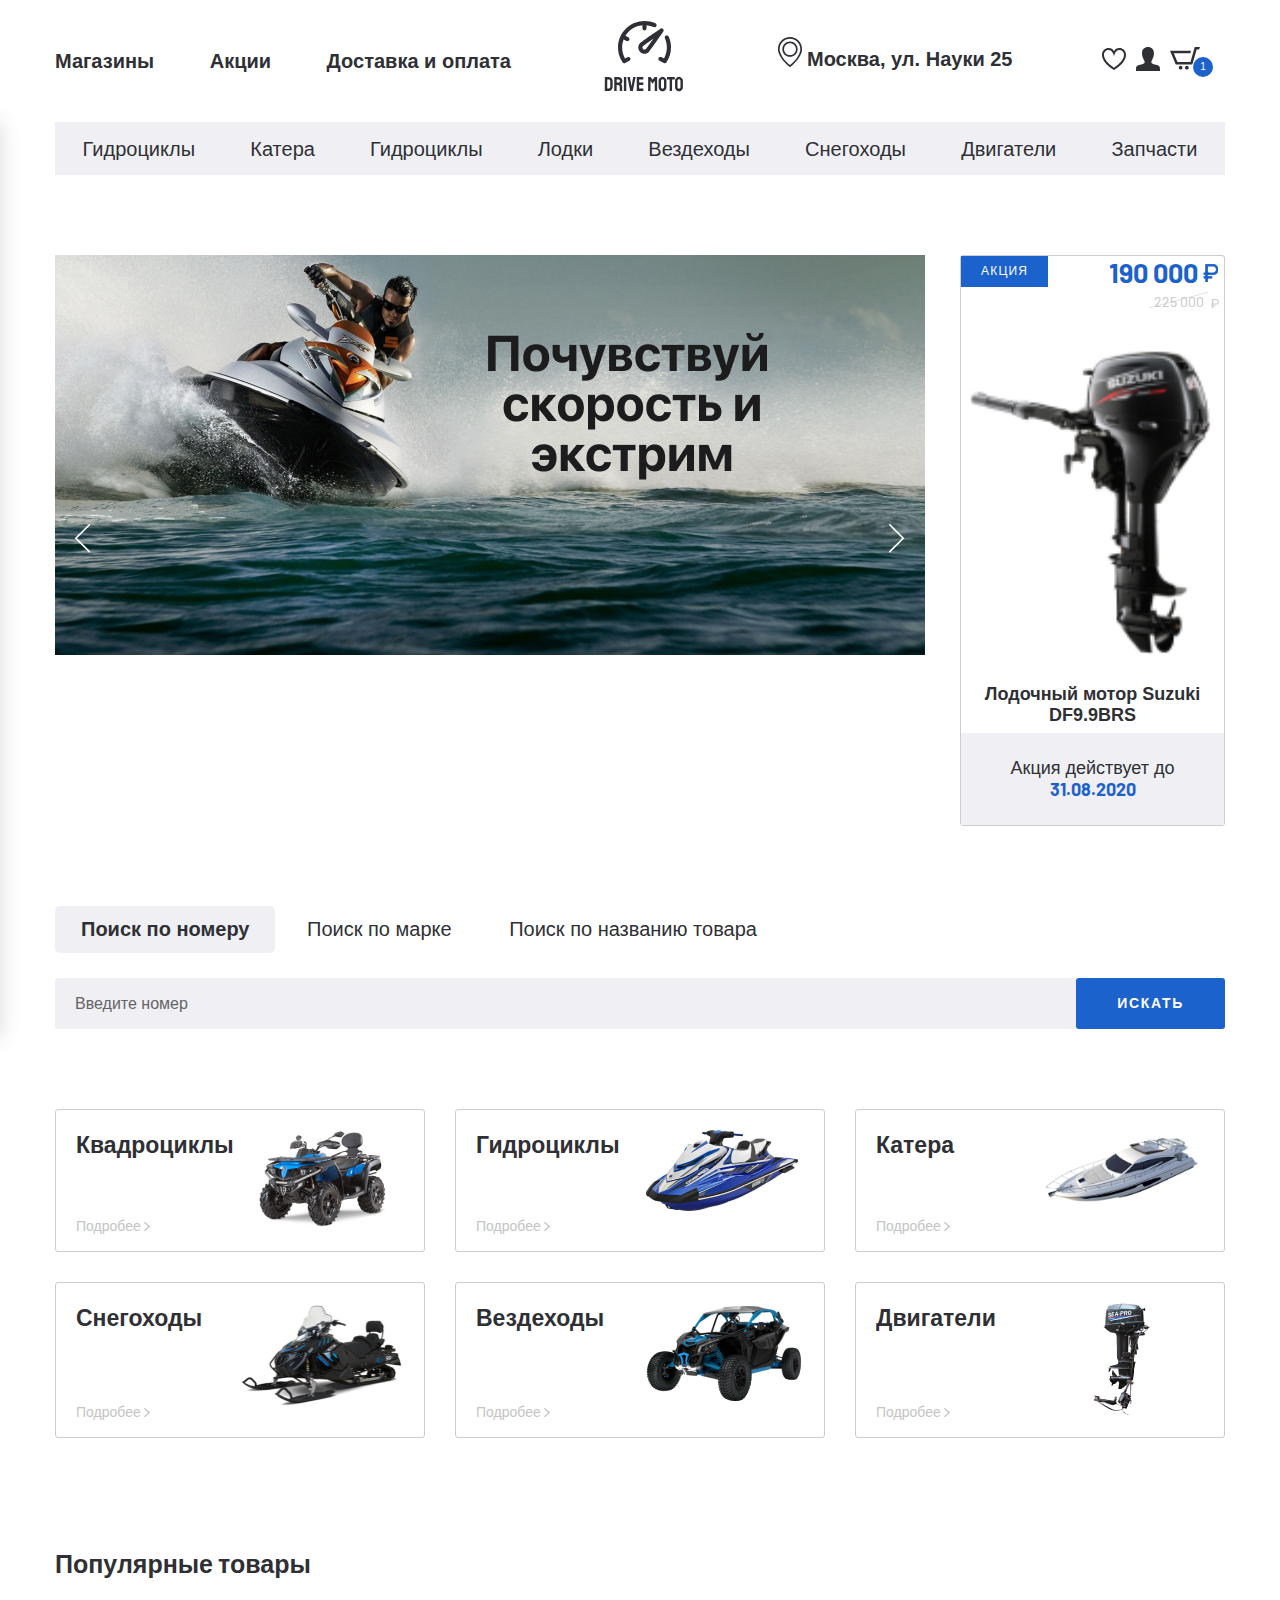
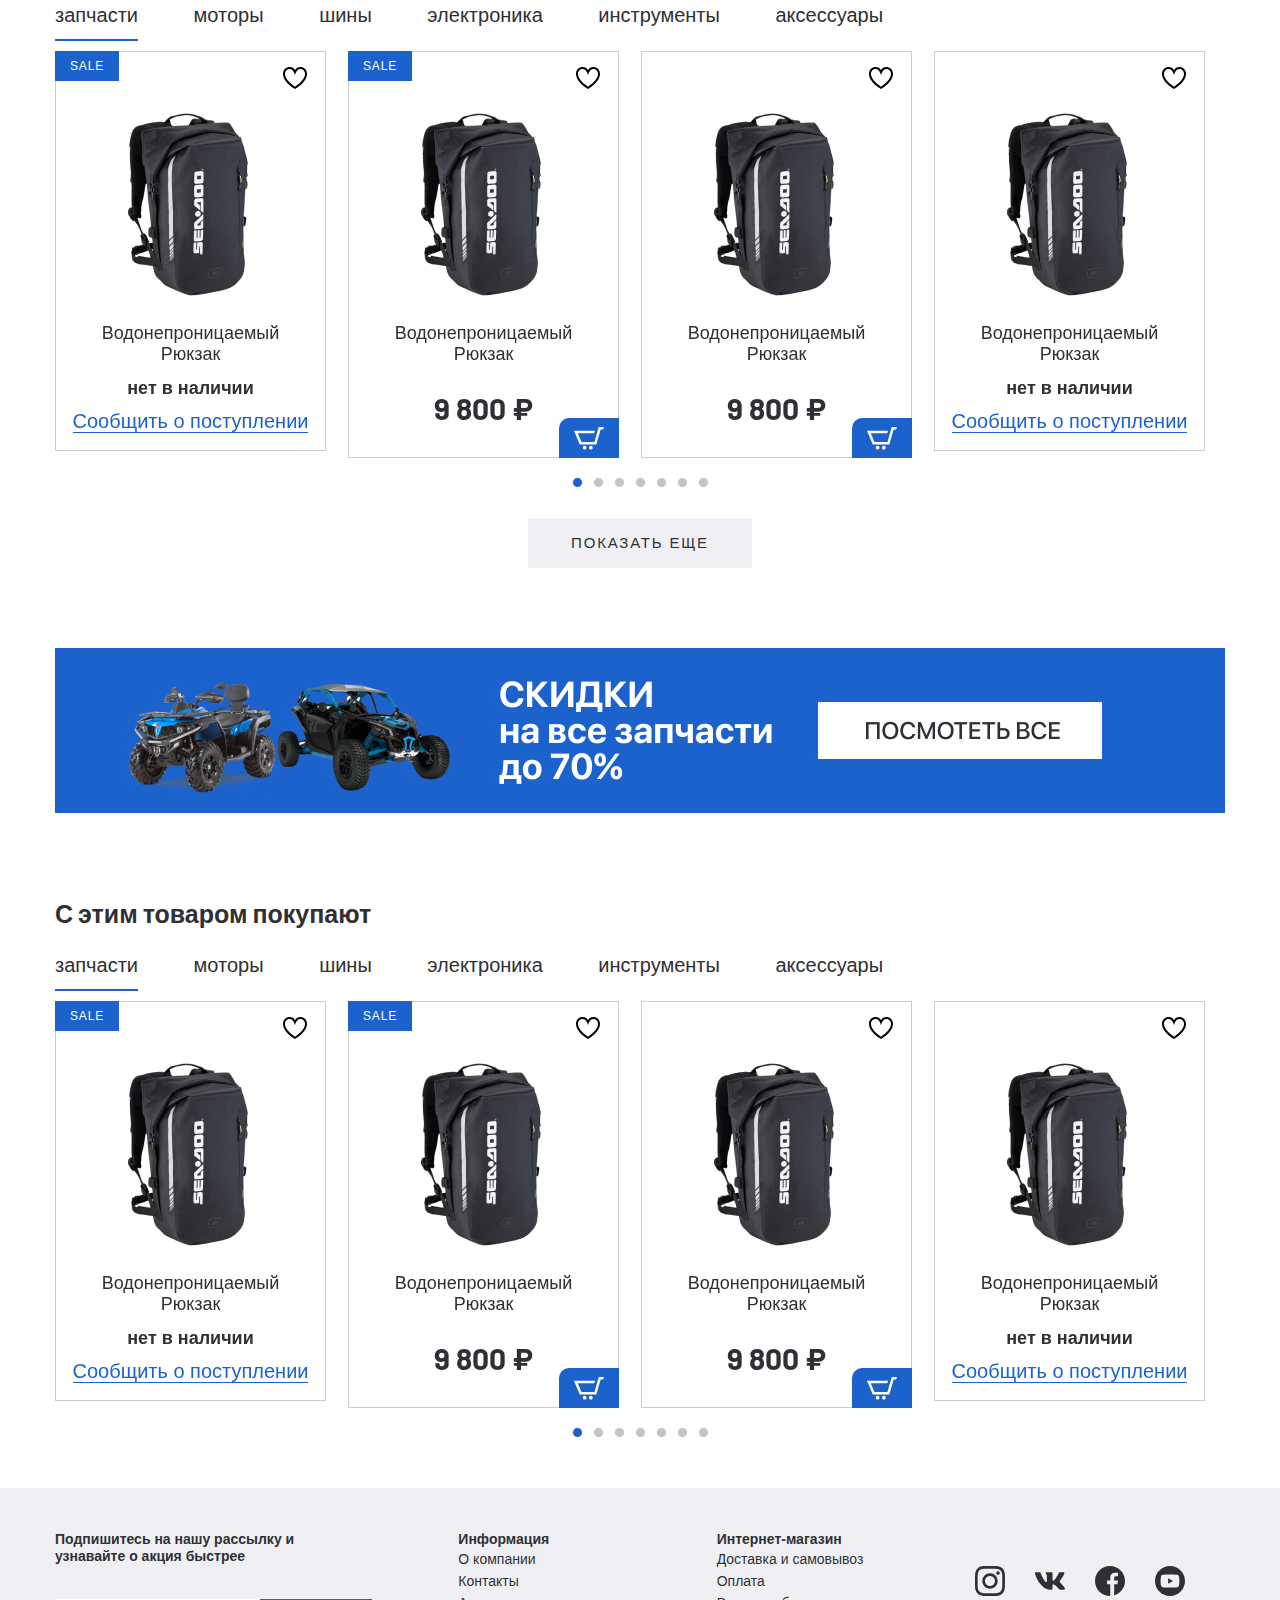
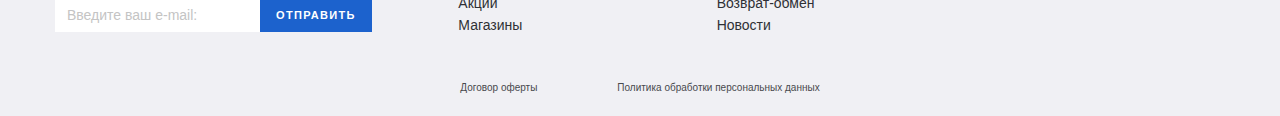
<file: index.html>
<!DOCTYPE html>
<html lang="ru">
<head>
  <meta charset="UTF-8">
  <meta name="viewport" content="width=device-width, initial-scale=1.0">
  <meta http-equiv="X-UA-Compatible" content="ie=edge">
  <title>Document</title>
  <link href="https://fonts.googleapis.com/css2?family=Barlow:wght@400;700&display=swap" rel="stylesheet">
  <link rel="stylesheet" href="css/normalize.css">
  <link rel="stylesheet" href="css/slick.css">
  <link rel="stylesheet" href="css/fonts.css">
  <link rel="stylesheet" href="css/ion.rangeSlider.min.css">
  <link rel="stylesheet" href="css/jquery.formstyler.css">
  <link rel="stylesheet" href="css/jquery.formstyler.theme.css">
  <link rel="stylesheet" href="css/jquery.rateyo.min.css">
  <link rel="stylesheet" href="css/style.css">
  <link rel="stylesheet" href="css/media.css">

</head>
<body>

   <header class="header">
    <div class="header__top">
      <div class="container">
        <div class="header__top-inner">
          <nav class="menu">
            <button class="menu__btn">
              <div class="menu__btn-line"></div>
              <div class="menu__btn-line"></div>
              <div class="menu__btn-line"></div>
            </button>
            <ul class="menu__list">
              <li class="menu__item">Магазины<a class="menu__link"></a></li>
              <li class="menu__item">Акции<a class="menu__link"></a></li>
              <li class="menu__item">Доставка и оплата<a class="menu__link"></a></li>
            </ul>
          </nav>
          <a class="logo" href="#" >
            <img class="logo__img"src="images/logo.svg" alt="">
          </a>
          <div class="header__box">
            <p class="header__adress">Москва, ул. Науки 25</p>
              <ul class="user-list">
                <li class="user-list__item"><a class="user-list__link" href="#"><img src="images/heart.svg" alt=""></a></li>
                <li class="user-list__item"><a class="user-list__link" href="#"><img src="images/user.svg" alt=""></a></li>
                <li class="user-list__item"><a class="user-list__link basket" href="#"><img src="images/basket.svg" alt="">
                  <p class="basket__num">1</p>
                </a>
              </li>
              </ul>
          </div>
        </div>
      </div>
    </div>

    <ul class="menu-mobile__list">

      <li class="menu-mobile__item">
        <a class="menu-mobile_link" href="#"><img class="menu-mobile__img" src="images/user.svg" alt="">
        <p>Войти</p></a>
      </li>

      <li class="menu-mobile__item">
        <a class="menu-mobile_link" href="#"><img class="menu-mobile__img" src="images/user.svg" alt="">
        <p>Регистрация</p></a>
      </li>

      <li class="menu-mobile__item">
        <a class="menu-mobile_link" href="#"><img class="menu-mobile__img" src="images/heart.svg" alt="">
        <p>Избранное</p></a>
      </li>

      <li class="menu-mobile__item">
        <a class="menu-mobile_link" href="#"><img class="menu-mobile__img" src="images/basket.svg" alt="">
        <p>Корзина</p></a>
      </li>

      <li class="menu-mobile__item">
        <a class="menu-mobile_link" href="#"><img class="menu-mobile__img" src="images/house.svg" alt="">
        <p>Магазины</p></a>
      </li>

      <li class="menu-mobile__item">
        <a class="menu-mobile_link" href="#"><img class="menu-mobile__img" src="images/procent.svg" alt="">
        <p>Акции</p></a>
      </li>

      <li class="menu-mobile__item">
        <a class="menu-mobile_link" href="#"><img class="menu-mobile__img" src="images/box.svg" alt="">
        <p>Доставка и оплата</p></a>
      </li>

      <li class="menu-mobile__item">
        <a class="menu-mobile_link" href="#">
        <p>Квадроциклы</p></a>
      </li>

      <li class="menu-mobile__item">
        <a class="menu-mobile_link" href="#">
        <p>Катера</p></a>
      </li>

      <li class="menu-mobile__item">
        <a class="menu-mobile_link" href="#">
        <p>Гидроциклы</p></a>
      </li>

      <li class="menu-mobile__item">
        <a class="menu-mobile_link" href="#">
        <p>Лодки</p></a>
      </li>

      <li class="menu-mobile__item">
        <a class="menu-mobile_link" href="#">
        <p>Вездеходы</p></a>
      </li>

      <li class="menu-mobile__item">
        <a class="menu-mobile_link" href="#">
        <p>Снегоходы</p></a>
      </li>

      <li class="menu-mobile__item">
        <a class="menu-mobile_link" href="#">
        <p>Двигатели</p></a>
      </li>

      <li class="menu-mobile__item">
        <a class="menu-mobile_link" href="#">
        <p>Запчасти</p></a>
      </li>

    </ul>

    <div class="menu__mobile-linewrapper">

    <ul class="menu__mobile-line">
      <li class="menu__item">Магазины<a class="menu__link"></a></li>
      <li class="menu__item">Акции<a class="menu__link"></a></li>
      <li class="menu__item">Доставка и оплата<a class="menu__link"></a></li>
    </ul>

  </div>

    <div class="header__bottom">
      <div class="container">
          <ul class="menu-categories">
            <li class="menu-categories__item"><a class="menu-categories__link" href="#">Гидроциклы</a></li>
            <li class="menu-categories__item"><a class="menu-categories__link" href="#">Катера</a></li>
            <li class="menu-categories__item"><a class="menu-categories__link" href="#">Гидроциклы</a></li>
            <li class="menu-categories__item"><a class="menu-categories__link" href="#">Лодки</a></li>
            <li class="menu-categories__item"><a class="menu-categories__link" href="#">Вездеходы</a></li>
            <li class="menu-categories__item"><a class="menu-categories__link" href="#">Снегоходы</a></li>
            <li class="menu-categories__item"><a class="menu-categories__link" href="#">Двигатели</a></li>
            <li class="menu-categories__item"><a class="menu-categories__link" href="#">Запчасти</a></li>
          </ul>
      </div>
    </div>
   </header>



  <section class="banner-section page-section">
     <div class="container">
      <div class="banner-section__inner">
        <div class="banner-section__slider">

          <a class="banner-section__slider-item" href="#">
            <img class="banner-section__slider-img" src="images/banner-slider.jpg" alt="">
          </a>
          
          <a class="banner-section__slider-item" href="#">
            <img class="banner-section__slider-img" src="images/banner-slider.jpg" alt="">
          </a>

          <a class="banner-section__slider-item" href="#">
            <img class="banner-section__slider-img" src="images/banner-slider.jpg" alt="">
          </a>

          <a class="banner-section__slider-item" href="#">
            <img class="banner-section__slider-img" src="images/banner-slider.jpg" alt="">
          </a>

          <a class="banner-section__slider-item" href="#">
            <img class="banner-section__slider-img" src="images/banner-slider.jpg" alt="">
          </a>

          <a class="banner-section__slider-item" href="#">
            <img class="banner-section__slider-img" src="images/banner-slider.jpg" alt="">
          </a>

        </div>
        <a class="banner-section__item sale-item" href="#">
          <div class="sale-item__top">
            <div class="sale-item__info">акция</div>
            <div class="sale-item__price">
              <div class="price sale-item__price-new">190 000</div>
              <div class="price sale-item__price-old">225 000</div>
            </div>
          </div>
            <img class="sale-item__img" src="images/content/sale-1.png" alt="" >         
            <h5 class="sale-item__title">
              Лодочный мотор Suzuki DF9.9BRS
            </h5>
            <div class="sale-item__footer">
              Акция действует до
              <span>31.08.2020</span>
            </div>
          </a>
      </div>  
     </div>
   </section>
 
   <section class="search page-section">
     <div class="container">
       <div class="search__inner">
         <div class="search__tabs tabs-wrapper">
          <div class="mobile-overflow">

           <a  class="tab search__tabs-item tab--active" href="#tab-1">Поиск по номеру</a>
           <a  class="tab search__tabs-item" href="#tab-2">Поиск по марке</a>
           <a  class="tab search__tabs-item" href="#tab-3">Поиск по названию товара</a>
         </div>
      </div>

         <div class="search__content">
           <div id ="tab-1" class="tabs-content search__content-item tabs-content--active">
             <form class="search__content-form">
               <input class="search__content-input" type="text" placeholder="Введите номер">
               <button class="search__content-btn" type="submit">искать</button>
             </form>
           </div>
           <div id ="tab-2" class="tabs-content search__content-item">
            <form class="search__content-form">
              <input class="search__content-input" type="text" placeholder="Введите марку">
              <button class="search__content-btn" type="submit">искать</button>
            </form>
           </div>
           <div id ="tab-3" class="tabs-content search__content-item">
            <form class="search__content-form">
              <input class="search__content-input" type="text" placeholder="Введите название товара">
              <button class="search__content-btn" type="submit">искать</button>
            </form>
           </div>
         </div>
       </div>
     </div>
   </section>


   <section class="categories page-section">
     <div class="container">
       <div class="categories__inner">
         <a class="categories__item" href="#">
           <div class="categories__item-info">
             <h4 class="categories__item-title">Квадроциклы</h4>
             <p class="categories__item-text">Подробее</p>
           </div>
           <div class="categories__item-img">
            <img src="images/categories-1.png" alt="">
           </div>
         </a>

        <a class="categories__item" href="#">
          <div class="categories__item-info">
            <h4 class="categories__item-title">Гидроциклы</h4>
            <p class="categories__item-text">Подробее</p>
          </div>
          <div class="categories__item-img">
            <img src="images/categories-2.png" alt="">
           </div>
                  </a>

        <a class="categories__item" href="#">
          <div class="categories__item-info">
            <h4 class="categories__item-title">Катера</h4>
            <p class="categories__item-text">Подробее</p>
          </div>
          <div class="categories__item-img">
            <img src="images/categories-3.png" alt="">
           </div>
                  </a>

        <a class="categories__item" href="#">
          <div class="categories__item-info">
            <h4 class="categories__item-title">Снегоходы</h4>
            <p class="categories__item-text">Подробее</p>
          </div>
          <div class="categories__item-img">
            <img src="images/categories-4.png" alt="">
           </div>
                  </a>

        <a class="categories__item" href="#">
          <div class="categories__item-info">
            <h4 class="categories__item-title">Вездеходы</h4>
            <p class="categories__item-text">Подробее</p>
          </div>
          <div class="categories__item-img">
            <img src="images/categories-5.png" alt="">
           </div>
                  </a>

        <a class="categories__item" href="#">
          <div class="categories__item-info">
            <h4 class="categories__item-title">Двигатели</h4>
            <p class="categories__item-text">Подробее</p>
          </div>
          <div class="categories__item-img">
            <img src="images/categories-6.png" alt="">
           </div>
                  </a>

       </div>
     </div>
   </section>

  
   <section class="products">
     <div class="container">
       <div class="products__inner">
         <h3 class="product__title">Популярные товары</h3>
         <div class="tabs-wrapper">
          <div class="tabs products__tabs mobile-overflow">
            <a href="#product-tab-1" class="tab products__tab tab--active ">запчасти</a>
            <a href="#product-tab-2" class="tab products__tab">моторы</a>
            <a href="#product-tab-3" class="tab products__tab">шины</a>
            <a href="#product-tab-4" class="tab products__tab">электроника</a>
            <a href="#product-tab-5" class="tab products__tab">инструменты</a>
            <a href="#product-tab-6" class="tab products__tab">аксессуары</a>
          </div>
          </div>

          <div class="tabs-container products__container">
            <div id="product-tab-1" class="tabs-content products__content tabs-content--active">
              <div class="product-slider">
                <div class="product-slider__item">
                  <div class="product-item__wrapper product-item_not-available">
                    <button class="product-item__favorite"></button>
                    <button class="product-item__basket"><img src="images/basket-white.svg" alt=""></button>
                    <a class="product-item__notify-link" href="#"><span>Сообщить о поступлении</span></a>
                    <a class="product-item product-item--sale" href="#">
                      <p class="product-item__hover-text">посмотреть товар</p>
                      <img class="product-item__img" src="images/content/product-1.png" alt="">
                      <h4 class="product-item__title">Водонепроницаемый Рюкзак</h4>
                      <p class="price product-item__price">9 800 ₽</p>
                      <p class="product-item__notify-text">
                        нет в наличии
                      </p>
                    </a>
                  </div>
                </div>

                <div class="product-slider__item">
                  <div class="product-item__wrapper">
                    <button class="product-item__favorite"></button>
                    <button class="product-item__basket"><img src="images/basket-white.svg" alt=""></button>
                    <a class="product-item__notify-link" href="#"><span>Сообщить о поступлении</span></a>
                    <a class="product-item product-item--sale" href="#">
                      <p class="product-item__hover-text">посмотреть товар</p>
                      <img class="product-item__img" src="images/content/product-1.png" alt="">
                      <h4 class="product-item__title">Водонепроницаемый Рюкзак</h4>
                      <p class="price product-item__price">9 800 ₽</p>
                      <p class="product-item__notify-text">
                        нет в наличии
                      </p>
                    </a>
                  </div>
                </div>

                <div class="product-slider__item">
                  <div class="product-item__wrapper">
                    <button class="product-item__favorite"></button>
                    <button class="product-item__basket"><img src="images/basket-white.svg" alt=""></button>
                    <a class="product-item__notify-link" href="#"><span>Сообщить о поступлении</span></a>
                    <a class="product-item" href="#">
                      <p class="product-item__hover-text">посмотреть товар</p>
                      <img class="product-item__img" src="images/content/product-1.png" alt="">
                      <h4 class="product-item__title">Водонепроницаемый Рюкзак</h4>
                      <p class="price product-item__price">9 800 ₽</p>
                      <p class="product-item__notify-text">
                        нет в наличии
                      </p>
                    </a>
                  </div>
                </div>

                <div class="product-slider__item">
                  <div class="product-item__wrapper product-item_not-available">
                    <button class="product-item__favorite"></button>
                    <button class="product-item__basket"><img src="images/basket-white.svg" alt=""></button>
                    <a class="product-item__notify-link" href="#"><span>Сообщить о поступлении</span></a>
                    <a class="product-item" href="#">
                      <p class="product-item__hover-text">посмотреть товар</p>
                      <img class="product-item__img" src="images/content/product-1.png" alt="">
                      <h4 class="product-item__title">Водонепроницаемый Рюкзак</h4>
                      <p class="price product-item__price">9 800 ₽</p>
                      <p class="product-item__notify-text">
                        нет в наличии
                      </p>
                    </a>
                  </div>
                </div>

                <div class="product-slider__item">
                  <div class="product-item__wrapper">
                    <button class="product-item__favorite"></button>
                    <button class="product-item__basket"><img src="images/basket-white.svg" alt=""></button>
                    <a class="product-item__notify-link" href="#"><span>Сообщить о поступлении</span></a>
                    <a class="product-item product-item--sale" href="#">
                      <p class="product-item__hover-text">посмотреть товар</p>
                      <img class="product-item__img" src="images/content/product-1.png" alt="">
                      <h4 class="product-item__title">Водонепроницаемый Рюкзак</h4>
                      <p class="price product-item__price">9 800 ₽</p>
                      <p class="product-item__notify-text">
                        нет в наличии
                      </p>
                    </a>
                  </div>
                </div>

                <div class="product-slider__item">
                  <div class="product-item__wrapper">
                    <button class="product-item__favorite"></button>
                    <button class="product-item__basket"><img src="images/basket-white.svg" alt=""></button>
                    <a class="product-item__notify-link" href="#"><span>Сообщить о поступлении</span></a>
                    <a class="product-item" href="#">
                      <p class="product-item__hover-text">посмотреть товар</p>
                      <img class="product-item__img" src="images/content/product-1.png" alt="">
                      <h4 class="product-item__title">Водонепроницаемый Рюкзак</h4>
                      <p class="price product-item__price">9 800 ₽</p>
                      <p class="product-item__notify-text">
                        нет в наличии
                      </p>
                    </a>
                  </div>
                </div>

                <div class="product-slider__item">
                  <div class="product-item__wrapper ">
                    <button class="product-item__favorite"></button>
                    <button class="product-item__basket"><img src="images/basket-white.svg" alt=""></button>
                    <a class="product-item__notify-link" href="#"><span>Сообщить о поступлении</span></a>
                    <a class="product-item product-item--sale" href="#">
                      <p class="product-item__hover-text">посмотреть товар</p>
                      <img class="product-item__img" src="images/content/product-1.png" alt="">
                      <h4 class="product-item__title">Водонепроницаемый Рюкзак</h4>
                      <p class="price product-item__price">9 800 ₽</p>
                      <p class="product-item__notify-text">
                        нет в наличии
                      </p>
                    </a>
                  </div>
                </div>

                
              </div>
            </div>


            <div id="product-tab-2" class="tabs-content products__content">
              <div class="product-slider">
                <div class="product-slider__item">
                  <div class="product-item__wrapper product-item_not-available">
                    <button class="product-item__favorite"></button>
                    <button class="product-item__basket"><img src="images/basket-white.svg" alt=""></button>
                    <a class="product-item__notify-link" href="#"><span>Сообщить о поступлении</span></a>
                    <a class="product-item product-item--sale" href="#">
                      <p class="product-item__hover-text">посмотреть товар</p>
                      <img class="product-item__img" src="images/content/product-1.png" alt="">
                      <h4 class="product-item__title">Водонепроницаемый Рюкзак</h4>
                      <p class="price product-item__price">9 800 ₽</p>
                      <p class="product-item__notify-text">
                        нет в наличии
                      </p>
                    </a>
                  </div>
                </div>

                <div class="product-slider__item">
                  <div class="product-item__wrapper">
                    <button class="product-item__favorite"></button>
                    <button class="product-item__basket"><img src="images/basket-white.svg" alt=""></button>
                    <a class="product-item__notify-link" href="#"><span>Сообщить о поступлении</span></a>
                    <a class="product-item product-item--sale" href="#">
                      <p class="product-item__hover-text">посмотреть товар</p>
                      <img class="product-item__img" src="images/content/product-1.png" alt="">
                      <h4 class="product-item__title">Водонепроницаемый Рюкзак</h4>
                      <p class="price product-item__price">9 800 ₽</p>
                      <p class="product-item__notify-text">
                        нет в наличии
                      </p>
                    </a>
                  </div>
                </div>

                <div class="product-slider__item">
                  <div class="product-item__wrapper">
                    <button class="product-item__favorite"></button>
                    <button class="product-item__basket"><img src="images/basket-white.svg" alt=""></button>
                    <a class="product-item__notify-link" href="#"><span>Сообщить о поступлении</span></a>
                    <a class="product-item" href="#">
                      <p class="product-item__hover-text">посмотреть товар</p>
                      <img class="product-item__img" src="images/content/product-1.png" alt="">
                      <h4 class="product-item__title">Водонепроницаемый Рюкзак</h4>
                      <p class="price product-item__price">9 800 ₽</p>
                      <p class="product-item__notify-text">
                        нет в наличии
                      </p>
                    </a>
                  </div>
                </div>

                <div class="product-slider__item">
                  <div class="product-item__wrapper product-item_not-available">
                    <button class="product-item__favorite"></button>
                    <button class="product-item__basket"><img src="images/basket-white.svg" alt=""></button>
                    <a class="product-item__notify-link" href="#"><span>Сообщить о поступлении</span></a>
                    <a class="product-item" href="#">
                      <p class="product-item__hover-text">посмотреть товар</p>
                      <img class="product-item__img" src="images/content/product-1.png" alt="">
                      <h4 class="product-item__title">Водонепроницаемый Рюкзак</h4>
                      <p class="price product-item__price">9 800 ₽</p>
                      <p class="product-item__notify-text">
                        нет в наличии
                      </p>
                    </a>
                  </div>
                </div>

                <div class="product-slider__item">
                  <div class="product-item__wrapper">
                    <button class="product-item__favorite"></button>
                    <button class="product-item__basket"><img src="images/basket-white.svg" alt=""></button>
                    <a class="product-item__notify-link" href="#"><span>Сообщить о поступлении</span></a>
                    <a class="product-item product-item--sale" href="#">
                      <p class="product-item__hover-text">посмотреть товар</p>
                      <img class="product-item__img" src="images/content/product-1.png" alt="">
                      <h4 class="product-item__title">Водонепроницаемый Рюкзак</h4>
                      <p class="price product-item__price">9 800 ₽</p>
                      <p class="product-item__notify-text">
                        нет в наличии
                      </p>
                    </a>
                  </div>
                </div>

                <div class="product-slider__item">
                  <div class="product-item__wrapper">
                    <button class="product-item__favorite"></button>
                    <button class="product-item__basket"><img src="images/basket-white.svg" alt=""></button>
                    <a class="product-item__notify-link" href="#"><span>Сообщить о поступлении</span></a>
                    <a class="product-item" href="#">
                      <p class="product-item__hover-text">посмотреть товар</p>
                      <img class="product-item__img" src="images/content/product-1.png" alt="">
                      <h4 class="product-item__title">Водонепроницаемый Рюкзак</h4>
                      <p class="price product-item__price">9 800 ₽</p>
                      <p class="product-item__notify-text">
                        нет в наличии
                      </p>
                    </a>
                  </div>
                </div>

                <div class="product-slider__item">
                  <div class="product-item__wrapper ">
                    <button class="product-item__favorite"></button>
                    <button class="product-item__basket"><img src="images/basket-white.svg" alt=""></button>
                    <a class="product-item__notify-link" href="#"><span>Сообщить о поступлении</span></a>
                    <a class="product-item product-item--sale" href="#">
                      <p class="product-item__hover-text">посмотреть товар</p>
                      <img class="product-item__img" src="images/content/product-1.png" alt="">
                      <h4 class="product-item__title">Водонепроницаемый Рюкзак</h4>
                      <p class="price product-item__price">9 800 ₽</p>
                      <p class="product-item__notify-text">
                        нет в наличии
                      </p>
                    </a>
                  </div>
                </div>

                
              </div>
            </div>
            <div id="product-tab-3" class="tabs-content products__content">slider-3</div>
            <div id="product-tab-4" class="tabs-content products__content">slider-4</div>
            <div id="product-tab-5" class="tabs-content products__content">slider-5</div>
            <div id="product-tab-6" class="tabs-content products__content">slider-6</div>

          </div>
         <div class="product__more">
         <a class="product__more-link"href="#">Показать еще</a>
        </div>
        </div>
     </div>
   </section>


   <div class="banner">
    <div class="container">
      <a class="banner__link" href="#">
       <img src="images/content/banner.jpg" alt="">
     </a>
     </div>
   </div>

 
   <section class="products">
    <div class="container">
      <div class="products__inner">
        <h3 class="product__title">С этим товаром покупают</h3>
        <div class="tabs-wrapper">
         <div class="tabs products__tabs mobile-overflow">
           <a href="#popular-tab-1" class="tab products__tab tab--active ">запчасти</a>
           <a href="#popular-tab-2" class="tab products__tab">моторы</a>
           <a href="#popular-tab-3" class="tab products__tab">шины</a>
           <a href="#popular-tab-4" class="tab products__tab">электроника</a>
           <a href="#popular-tab-5" class="tab products__tab">инструменты</a>
           <a href="#popular-tab-6" class="tab products__tab">аксессуары</a>

         </div>
        </div>
         <div class="tabs-container products__container">
           <div id="popular-tab-1" class="tabs-content products__content tabs-content--active">
             <div class="product-slider">
               <div class="product-slider__item">
                 <div class="product-item__wrapper product-item_not-available">
                   <button class="product-item__favorite"></button>
                   <button class="product-item__basket"><img src="images/basket-white.svg" alt=""></button>
                   <a class="product-item__notify-link" href="#"><span>Сообщить о поступлении</span></a>
                   <a class="product-item product-item--sale" href="#">
                     <p class="product-item__hover-text">посмотреть товар</p>
                     <img class="product-item__img" src="images/content/product-1.png" alt="">
                     <h4 class="product-item__title">Водонепроницаемый Рюкзак</h4>
                     <p class="price product-item__price">9 800 ₽</p>
                     <p class="product-item__notify-text">
                       нет в наличии
                     </p>
                   </a>
                 </div>
               </div>

               <div class="product-slider__item">
                 <div class="product-item__wrapper">
                   <button class="product-item__favorite"></button>
                   <button class="product-item__basket"><img src="images/basket-white.svg" alt=""></button>
                   <a class="product-item__notify-link" href="#"><span>Сообщить о поступлении</span></a>
                   <a class="product-item product-item--sale" href="#">
                     <p class="product-item__hover-text">посмотреть товар</p>
                     <img class="product-item__img" src="images/content/product-1.png" alt="">
                     <h4 class="product-item__title">Водонепроницаемый Рюкзак</h4>
                     <p class="price product-item__price">9 800 ₽</p>
                     <p class="product-item__notify-text">
                       нет в наличии
                     </p>
                   </a>
                 </div>
               </div>

               <div class="product-slider__item">
                 <div class="product-item__wrapper">
                   <button class="product-item__favorite"></button>
                   <button class="product-item__basket"><img src="images/basket-white.svg" alt=""></button>
                   <a class="product-item__notify-link" href="#"><span>Сообщить о поступлении</span></a>
                   <a class="product-item" href="#">
                     <p class="product-item__hover-text">посмотреть товар</p>
                     <img class="product-item__img" src="images/content/product-1.png" alt="">
                     <h4 class="product-item__title">Водонепроницаемый Рюкзак</h4>
                     <p class="price product-item__price">9 800 ₽</p>
                     <p class="product-item__notify-text">
                       нет в наличии
                     </p>
                   </a>
                 </div>
               </div>

               <div class="product-slider__item">
                 <div class="product-item__wrapper product-item_not-available">
                   <button class="product-item__favorite"></button>
                   <button class="product-item__basket"><img src="images/basket-white.svg" alt=""></button>
                   <a class="product-item__notify-link" href="#"><span>Сообщить о поступлении</span></a>
                   <a class="product-item" href="#">
                     <p class="product-item__hover-text">посмотреть товар</p>
                     <img class="product-item__img" src="images/content/product-1.png" alt="">
                     <h4 class="product-item__title">Водонепроницаемый Рюкзак</h4>
                     <p class="price product-item__price">9 800 ₽</p>
                     <p class="product-item__notify-text">
                       нет в наличии
                     </p>
                   </a>
                 </div>
               </div>

               <div class="product-slider__item">
                 <div class="product-item__wrapper">
                   <button class="product-item__favorite"></button>
                   <button class="product-item__basket"><img src="images/basket-white.svg" alt=""></button>
                   <a class="product-item__notify-link" href="#"><span>Сообщить о поступлении</span></a>
                   <a class="product-item product-item--sale" href="#">
                     <p class="product-item__hover-text">посмотреть товар</p>
                     <img class="product-item__img" src="images/content/product-1.png" alt="">
                     <h4 class="product-item__title">Водонепроницаемый Рюкзак</h4>
                     <p class="price product-item__price">9 800 ₽</p>
                     <p class="product-item__notify-text">
                       нет в наличии
                     </p>
                   </a>
                 </div>
               </div>

               <div class="product-slider__item">
                 <div class="product-item__wrapper">
                   <button class="product-item__favorite"></button>
                   <button class="product-item__basket"><img src="images/basket-white.svg" alt=""></button>
                   <a class="product-item__notify-link" href="#"><span>Сообщить о поступлении</span></a>
                   <a class="product-item" href="#">
                     <p class="product-item__hover-text">посмотреть товар</p>
                     <img class="product-item__img" src="images/content/product-1.png" alt="">
                     <h4 class="product-item__title">Водонепроницаемый Рюкзак</h4>
                     <p class="price product-item__price">9 800 ₽</p>
                     <p class="product-item__notify-text">
                       нет в наличии
                     </p>
                   </a>
                 </div>
               </div>

               <div class="product-slider__item">
                 <div class="product-item__wrapper ">
                   <button class="product-item__favorite"></button>
                   <button class="product-item__basket"><img src="images/basket-white.svg" alt=""></button>
                   <a class="product-item__notify-link" href="#"><span>Сообщить о поступлении</span></a>
                   <a class="product-item product-item--sale" href="#">
                     <p class="product-item__hover-text">посмотреть товар</p>
                     <img class="product-item__img" src="images/content/product-1.png" alt="">
                     <h4 class="product-item__title">Водонепроницаемый Рюкзак</h4>
                     <p class="price product-item__price">9 800 ₽</p>
                     <p class="product-item__notify-text">
                       нет в наличии
                     </p>
                   </a>
                 </div>
               </div>

               
             </div>
           </div>


           <div id="popular-tab-2" class="tabs-content products__content">
             <div class="product-slider">
               <div class="product-slider__item">
                 <div class="product-item__wrapper product-item_not-available">
                   <button class="product-item__favorite"></button>
                   <button class="product-item__basket"><img src="images/basket-white.svg" alt=""></button>
                   <a class="product-item__notify-link" href="#"><span>Сообщить о поступлении</span></a>
                   <a class="product-item product-item--sale" href="#">
                     <p class="product-item__hover-text">посмотреть товар</p>
                     <img class="product-item__img" src="images/content/product-1.png" alt="">
                     <h4 class="product-item__title">Водонепроницаемый Рюкзак</h4>
                     <p class="price product-item__price">9 800 ₽</p>
                     <p class="product-item__notify-text">
                       нет в наличии
                     </p>
                   </a>
                 </div>
               </div>

               <div class="product-slider__item">
                 <div class="product-item__wrapper">
                   <button class="product-item__favorite"></button>
                   <button class="product-item__basket"><img src="images/basket-white.svg" alt=""></button>
                   <a class="product-item__notify-link" href="#"><span>Сообщить о поступлении</span></a>
                   <a class="product-item product-item--sale" href="#">
                     <p class="product-item__hover-text">посмотреть товар</p>
                     <img class="product-item__img" src="images/content/product-1.png" alt="">
                     <h4 class="product-item__title">Водонепроницаемый Рюкзак</h4>
                     <p class="price product-item__price">9 800 ₽</p>
                     <p class="product-item__notify-text">
                       нет в наличии
                     </p>
                   </a>
                 </div>
               </div>

               <div class="product-slider__item">
                 <div class="product-item__wrapper">
                   <button class="product-item__favorite"></button>
                   <button class="product-item__basket"><img src="images/basket-white.svg" alt=""></button>
                   <a class="product-item__notify-link" href="#"><span>Сообщить о поступлении</span></a>
                   <a class="product-item" href="#">
                     <p class="product-item__hover-text">посмотреть товар</p>
                     <img class="product-item__img" src="images/content/product-1.png" alt="">
                     <h4 class="product-item__title">Водонепроницаемый Рюкзак</h4>
                     <p class="price product-item__price">9 800 ₽</p>
                     <p class="product-item__notify-text">
                       нет в наличии
                     </p>
                   </a>
                 </div>
               </div>

               <div class="product-slider__item">
                 <div class="product-item__wrapper product-item_not-available">
                   <button class="product-item__favorite"></button>
                   <button class="product-item__basket"><img src="images/basket-white.svg" alt=""></button>
                   <a class="product-item__notify-link" href="#"><span>Сообщить о поступлении</span></a>
                   <a class="product-item" href="#">
                     <p class="product-item__hover-text">посмотреть товар</p>
                     <img class="product-item__img" src="images/content/product-1.png" alt="">
                     <h4 class="product-item__title">Водонепроницаемый Рюкзак</h4>
                     <p class="price product-item__price">9 800 ₽</p>
                     <p class="product-item__notify-text">
                       нет в наличии
                     </p>
                   </a>
                 </div>
               </div>

               <div class="product-slider__item">
                 <div class="product-item__wrapper">
                   <button class="product-item__favorite"></button>
                   <button class="product-item__basket"><img src="images/basket-white.svg" alt=""></button>
                   <a class="product-item__notify-link" href="#"><span>Сообщить о поступлении</span></a>
                   <a class="product-item product-item--sale" href="#">
                     <p class="product-item__hover-text">посмотреть товар</p>
                     <img class="product-item__img" src="images/content/product-1.png" alt="">
                     <h4 class="product-item__title">Водонепроницаемый Рюкзак</h4>
                     <p class="price product-item__price">9 800 ₽</p>
                     <p class="product-item__notify-text">
                       нет в наличии
                     </p>
                   </a>
                 </div>
               </div>

               <div class="product-slider__item">
                 <div class="product-item__wrapper">
                   <button class="product-item__favorite"></button>
                   <button class="product-item__basket"><img src="images/basket-white.svg" alt=""></button>
                   <a class="product-item__notify-link" href="#"><span>Сообщить о поступлении</span></a>
                   <a class="product-item" href="#">
                     <p class="product-item__hover-text">посмотреть товар</p>
                     <img class="product-item__img" src="images/content/product-1.png" alt="">
                     <h4 class="product-item__title">Водонепроницаемый Рюкзак</h4>
                     <p class="price product-item__price">9 800 ₽</p>
                     <p class="product-item__notify-text">
                       нет в наличии
                     </p>
                   </a>
                 </div>
               </div>

               <div class="product-slider__item">
                 <div class="product-item__wrapper ">
                   <button class="product-item__favorite"></button>
                   <button class="product-item__basket"><img src="images/basket-white.svg" alt=""></button>
                   <a class="product-item__notify-link" href="#"><span>Сообщить о поступлении</span></a>
                   <a class="product-item product-item--sale" href="#">
                     <p class="product-item__hover-text">посмотреть товар</p>
                     <img class="product-item__img" src="images/content/product-1.png" alt="">
                     <h4 class="product-item__title">Водонепроницаемый Рюкзак</h4>
                     <p class="price product-item__price">9 800 ₽</p>
                     <p class="product-item__notify-text">
                       нет в наличии
                     </p>
                   </a>
                 </div>
               </div>

               
             </div>
           </div>
           <div id="popular-tab-3" class="tabs-content products__content">slider-3</div>
           <div id="popular-tab-4" class="tabs-content products__content">slider-4</div>
           <div id="popular-tab-5" class="tabs-content products__content">slider-5</div>
           <div id="popular-tab-6" class="tabs-content products__content">slider-6</div>

         </div>
        </div>
        
       </div>
       </div>
  </section>

  <footer class="footer">
    <div class="container">
    <div class="footer__top">
      <div class="footer__top-inner">
        <div class="footer__top-item footer__top-newslatter">
          <h6 class="footer__top-title">
            Подпишитесь на нашу 
            рассылку и узнавайте о акция быстрее
          </h6>
          <form class="footer-form">
            <input class="footer-form__input"type="text" placeholder="Введите ваш e-mail:">
            <button class="footer-form__btn"
             type="submit">Отправить</button>
          </form>
        </div>
        <div class="footer__top-item footer__top-itemdrop">
          <h6 class="footer__top-title footer__topdrop ">Информация</h6>
          <ul class="footer-list">
            <li class="footer-list__item"><a href="#">О компании</a></li>
            <li class="footer-list__item"><a href="#">Контакты</a></li>
            <li class="footer-list__item"><a href="#">Акции</a></li>
            <li class="footer-list__item"><a href="#">Магазины</a></li>
          </ul>
        </div>
        <div class="footer__top-item">
          <h6 class="footer__top-title footer__topdrop">Интернет-магазин</h6>
          <ul class="footer-list">
            <li class="footer-list__item"><a href="#">Доставка и самовывоз</a></li>
            <li class="footer-list__item"><a href="#">Оплата</a></li>
            <li class="footer-list__item"><a href="#">Возврат-обмен</a></li>
            <li class="footer-list__item"><a href="#">Новости</a></li>
          </ul>
        </div>
        <div class="footer__top-item footer__top-social">
          <ul class="social-list">
            <li class="social-list__item">
              <a href="#">
                <img src="images/instagram.svg" alt="">
              </a>
            </li>
            <li class="social-list__item">
              <a href="#">
                <img src="images/vkontakte.svg" alt="">
              </a>
            </li>
            <li class="social-list__item">
              <a href="#">
                <img src="images/facebook.svg" alt="">
              </a>
            </li>
            <li class="social-list__item">
              <a href="#">
                <img src="images/youtube.svg" alt="">
              </a>
            </li>
          </ul>
        </div>
      </div>
    </div>
    <div class="footer__bottom">
      <a class="footer__bottom-link" href="#">Договор оферты</a>
      <a class="footer__bottom-link" href="#">Политика обработки персональных данных</a>
    </div>
  </div>
  </footer> 


   
  
  <script src="https://ajax.googleapis.com/ajax/libs/jquery/3.4.1/jquery.min.js"></script>
  <script src="js/slick.min.js"></script>
  <script src="js/ion.rangeSlider.min.js"></script>
  <script src="js/jquery.formstyler.min.js"></script>
  <script src="js/jquery.rateyo.min.js"></script>
  <script src="js/main.js"></script>
</body>
</html>
</file>
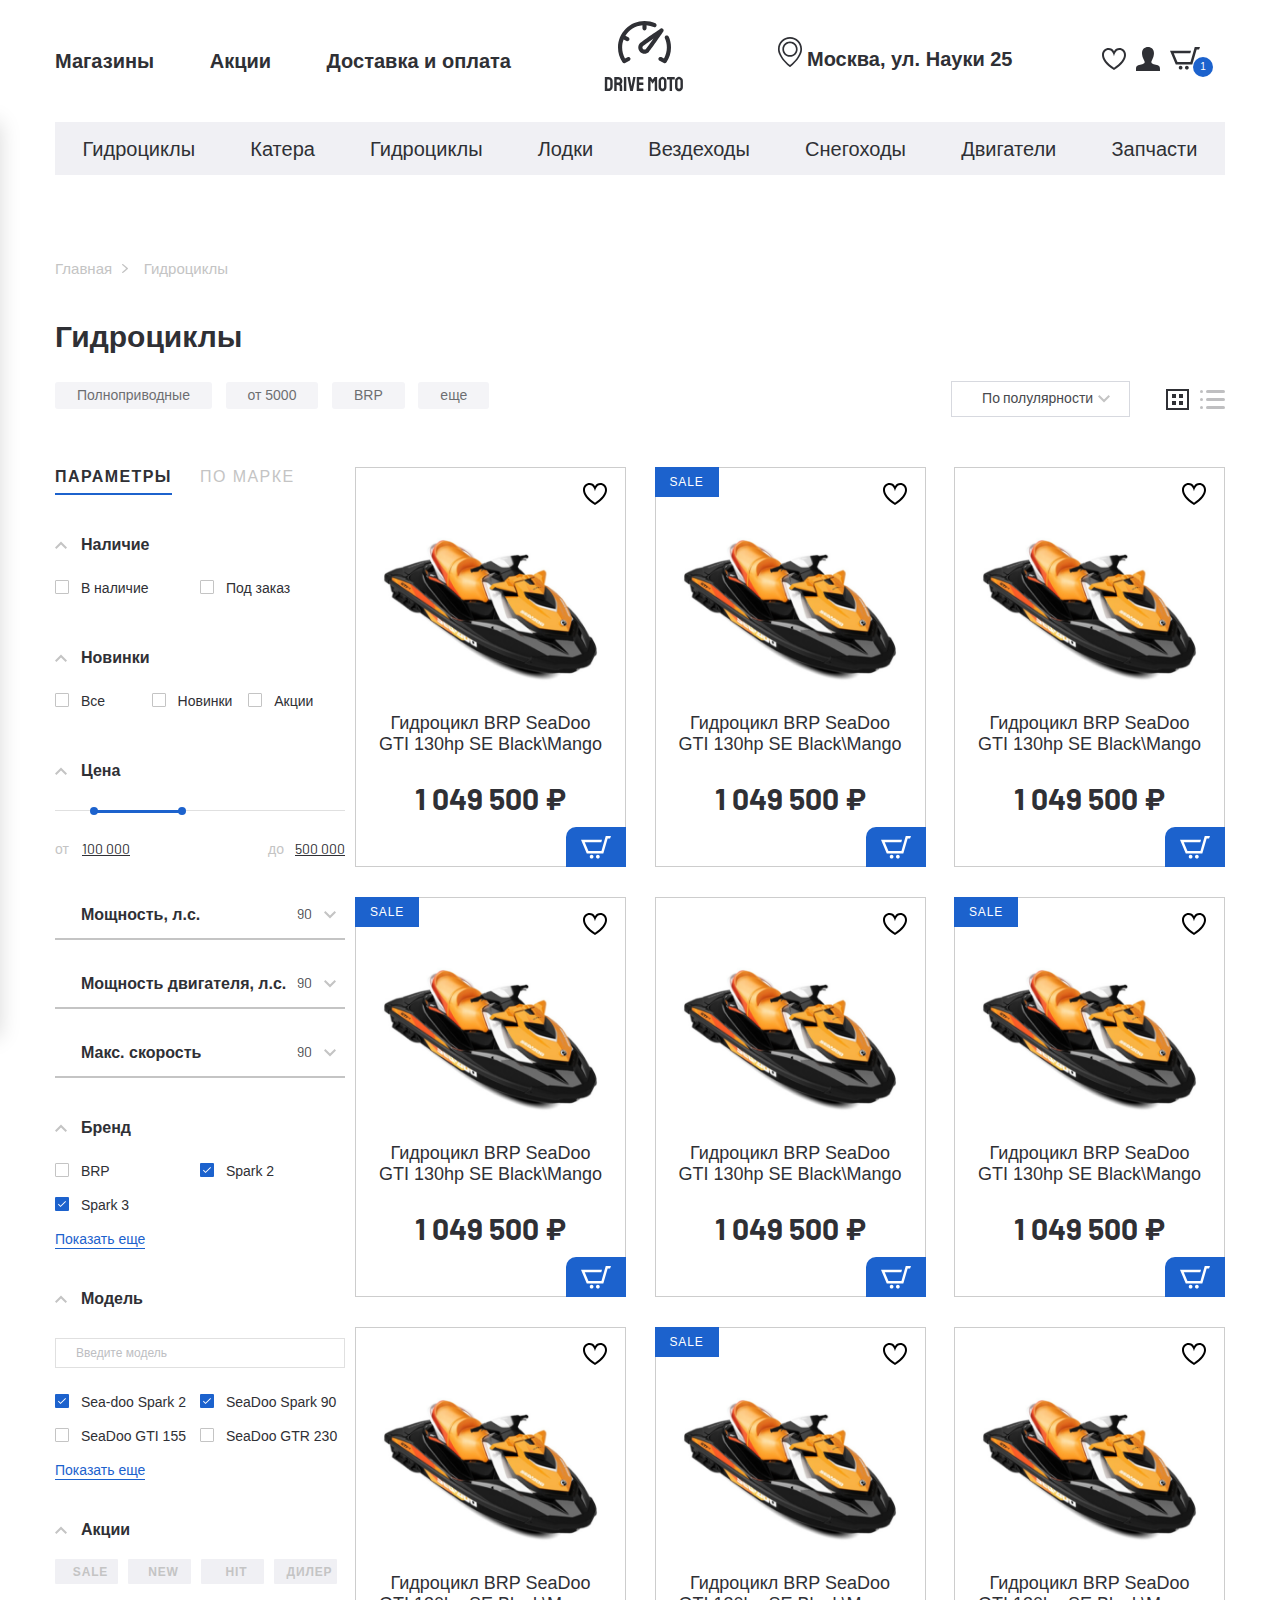
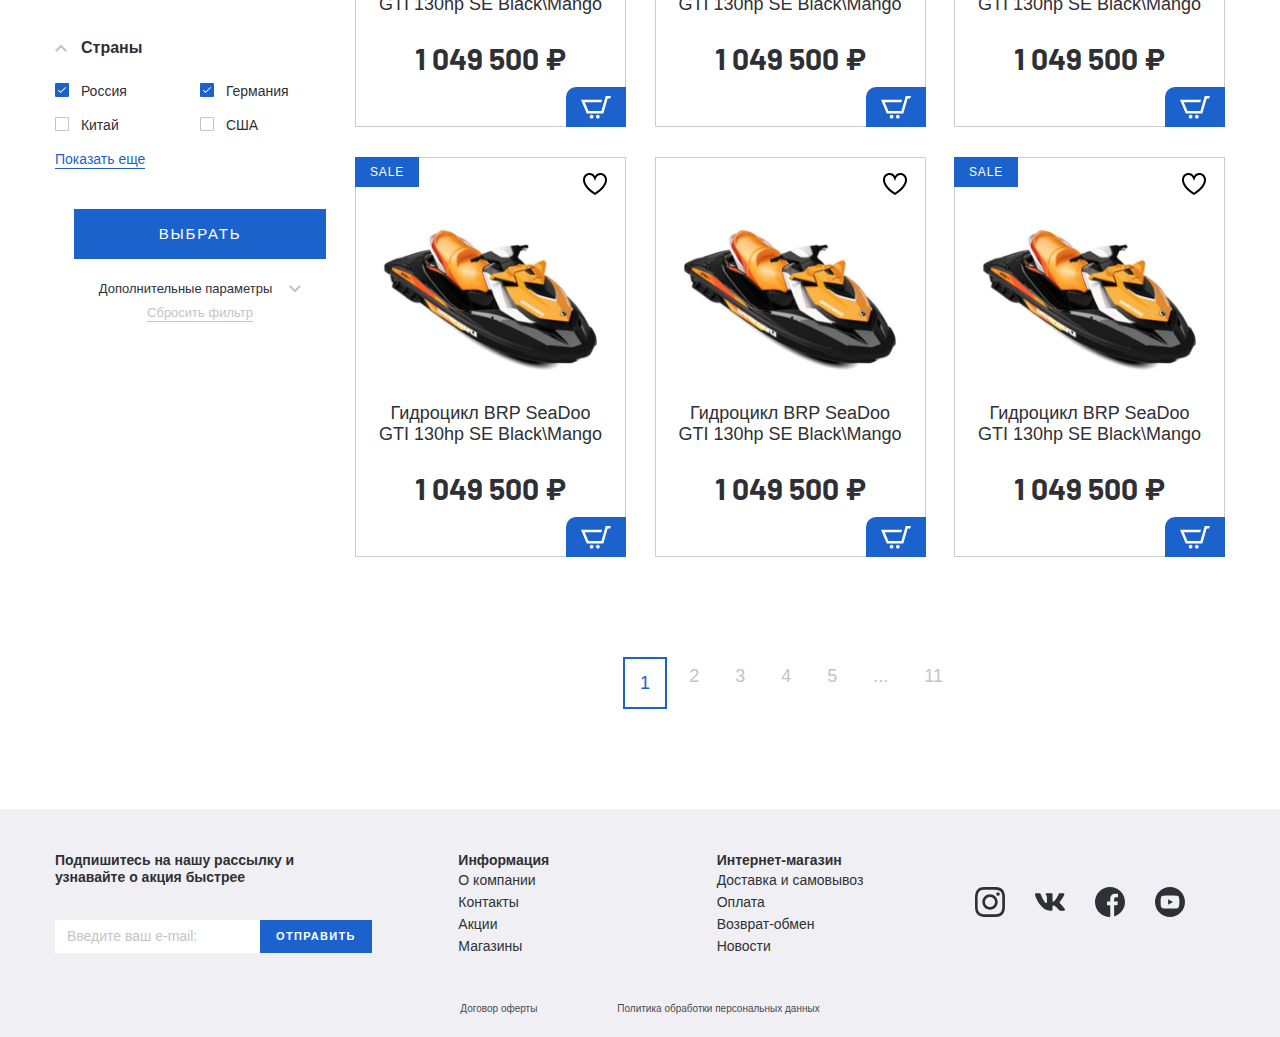
<file: catalog.html>
<!DOCTYPE html>
<html lang="ru">
<head>
  <meta charset="UTF-8">
  <meta name="viewport" content="width=device-width, initial-scale=1.0">
  <meta http-equiv="X-UA-Compatible" content="ie=edge">
  <title>Document</title>
  <link href="https://fonts.googleapis.com/css2?family=Barlow:wght@400;700&display=swap" rel="stylesheet">
  <link rel="stylesheet" href="css/normalize.css">
  <link rel="stylesheet" href="css/slick.css">
  <link rel="stylesheet" href="css/fonts.css">
  <link rel="stylesheet" href="css/ion.rangeSlider.min.css">
  <link rel="stylesheet" href="css/jquery.formstyler.css">
  <link rel="stylesheet" href="css/jquery.formstyler.theme.css">
  <link rel="stylesheet" href="css/jquery.rateyo.min.css">
  <link rel="stylesheet" href="css/style.css">
  <link rel="stylesheet" href="css/media.css">
</head>
<body>
  <header class="header">
    <div class="header__top">
      <div class="container">
        <div class="header__top-inner">
          <nav class="menu">
            <button class="menu__btn">
              <div class="menu__btn-line"></div>
              <div class="menu__btn-line"></div>
              <div class="menu__btn-line"></div>
            </button>
            <ul class="menu__list">
              <li class="menu__item">Магазины<a class="menu__link"></a></li>
              <li class="menu__item">Акции<a class="menu__link"></a></li>
              <li class="menu__item">Доставка и оплата<a class="menu__link"></a></li>
            </ul>
          </nav>
          <a class="logo" href="#" >
            <img class="logo__img"src="images/logo.svg" alt="">
          </a>
          <div class="header__box">
            <p class="header__adress">Москва, ул. Науки 25</p>
              <ul class="user-list">
                <li class="user-list__item"><a class="user-list__link" href="#"><img src="images/heart.svg" alt=""></a></li>
                <li class="user-list__item"><a class="user-list__link" href="#"><img src="images/user.svg" alt=""></a></li>
                <li class="user-list__item"><a class="user-list__link basket" href="#"><img src="images/basket.svg" alt="">
                  <p class="basket__num">1</p>
                </a>
              </li>
              </ul>
          </div>
        </div>
      </div>
    </div>

    <ul class="menu-mobile__list">

      <li class="menu-mobile__item">
        <a class="menu-mobile_link" href="#"><img class="menu-mobile__img" src="images/user.svg" alt="">
        <p>Войти</p></a>
      </li>

      <li class="menu-mobile__item">
        <a class="menu-mobile_link" href="#"><img class="menu-mobile__img" src="images/user.svg" alt="">
        <p>Регистрация</p></a>
      </li>

      <li class="menu-mobile__item">
        <a class="menu-mobile_link" href="#"><img class="menu-mobile__img" src="images/heart.svg" alt="">
        <p>Избранное</p></a>
      </li>

      <li class="menu-mobile__item">
        <a class="menu-mobile_link" href="#"><img class="menu-mobile__img" src="images/basket.svg" alt="">
        <p>Корзина</p></a>
      </li>

      <li class="menu-mobile__item">
        <a class="menu-mobile_link" href="#"><img class="menu-mobile__img" src="images/house.svg" alt="">
        <p>Магазины</p></a>
      </li>

      <li class="menu-mobile__item">
        <a class="menu-mobile_link" href="#"><img class="menu-mobile__img" src="images/procent.svg" alt="">
        <p>Акции</p></a>
      </li>

      <li class="menu-mobile__item">
        <a class="menu-mobile_link" href="#"><img class="menu-mobile__img" src="images/box.svg" alt="">
        <p>Доставка и оплата</p></a>
      </li>

      <li class="menu-mobile__item">
        <a class="menu-mobile_link" href="#">
        <p>Квадроциклы</p></a>
      </li>

      <li class="menu-mobile__item">
        <a class="menu-mobile_link" href="#">
        <p>Катера</p></a>
      </li>

      <li class="menu-mobile__item">
        <a class="menu-mobile_link" href="#">
        <p>Гидроциклы</p></a>
      </li>

      <li class="menu-mobile__item">
        <a class="menu-mobile_link" href="#">
        <p>Лодки</p></a>
      </li>

      <li class="menu-mobile__item">
        <a class="menu-mobile_link" href="#">
        <p>Вездеходы</p></a>
      </li>

      <li class="menu-mobile__item">
        <a class="menu-mobile_link" href="#">
        <p>Снегоходы</p></a>
      </li>

      <li class="menu-mobile__item">
        <a class="menu-mobile_link" href="#">
        <p>Двигатели</p></a>
      </li>

      <li class="menu-mobile__item">
        <a class="menu-mobile_link" href="#">
        <p>Запчасти</p></a>
      </li>

    </ul>

    <div class="menu__mobile-linewrapper">

    <ul class="menu__mobile-line">
      <li class="menu__item">Магазины<a class="menu__link"></a></li>
      <li class="menu__item">Акции<a class="menu__link"></a></li>
      <li class="menu__item">Доставка и оплата<a class="menu__link"></a></li>
    </ul>

  </div>

    <div class="header__bottom">
      <div class="container">
          <ul class="menu-categories">
            <li class="menu-categories__item"><a class="menu-categories__link" href="#">Гидроциклы</a></li>
            <li class="menu-categories__item"><a class="menu-categories__link" href="#">Катера</a></li>
            <li class="menu-categories__item"><a class="menu-categories__link" href="#">Гидроциклы</a></li>
            <li class="menu-categories__item"><a class="menu-categories__link" href="#">Лодки</a></li>
            <li class="menu-categories__item"><a class="menu-categories__link" href="#">Вездеходы</a></li>
            <li class="menu-categories__item"><a class="menu-categories__link" href="#">Снегоходы</a></li>
            <li class="menu-categories__item"><a class="menu-categories__link" href="#">Двигатели</a></li>
            <li class="menu-categories__item"><a class="menu-categories__link" href="#">Запчасти</a></li>
          </ul>
      </div>
    </div>
   </header>


<div class="breadcrumbs">
    <div class="container">
      <div class="breadcrumbs__inner">
    <ul class="breadcrumbs__list mobile-overflow">
        <li class="breadcrumbs__list-item">
            <a href="#">Главная</a>
        </li>
        <li class="breadcrumbs__list-item">
            <a href="#">Гидроциклы</a>
        </li>
    </ul>
  </div>
 </div>
</div>

 <section class="catalog">
  <div class="container">
  <h2 class="catalog__title">Гидроциклы</h2>
  <div class="catalog__filter">
    <div class="catalog__filters-itemsinner">
    <div class="catalog__filters-items mobile-overflow">
      <button>Полноприводные</button>
      <button>от 5000</button>
      <button>BRP</button>
      <button>еще</button>
    </div>
  </div>
    <div class="catalog__filter-btn">
      <select class="filter-style select-item">
        <option>По полулярности</option>
        <option>2</option>
        <option>3</option>
      </select>
      <button class="catalog__filter-btngrid catalog__filter-button catalog__filter-button--active">
        <svg width="23" height="21" viewBox="0 0 23 21" fill="none" xmlns="http://www.w3.org/2000/svg">
          <rect x="1" y="1" width="21" height="19" stroke="#2F3035" stroke-width="2"/>
          <rect x="7" y="6" width="2" height="2" fill="#2F3035" stroke="#2F3035" stroke-width="2"/>
          <rect x="7" y="13" width="2" height="2" fill="#2F3035" stroke="#2F3035" stroke-width="2"/>
          <rect x="14" y="6" width="2" height="2" fill="#2F3035" stroke="#2F3035" stroke-width="2"/>
          <rect x="14" y="13" width="2" height="2" fill="#2F3035" stroke="#2F3035" stroke-width="2"/>
          </svg>                   
      </button>
      <button class="catalog__filter-btnline catalog__filter-button ">
        <svg width="25" height="19" viewBox="0 0 25 19" fill="none" xmlns="http://www.w3.org/2000/svg">
          <g opacity="1">
          <rect x="6" width="19" height="3" rx="1.5" fill="#2F3035"/>
          <rect x="6" y="8" width="19" height="3" rx="1.5" fill="#2F3035"/>
          <rect x="6" y="16" width="19" height="3" rx="1.5" fill="#2F3035"/>
          <rect width="3" height="3" rx="1.5" fill="#2F3035"/>
          <rect y="8" width="3" height="3" rx="1.5" fill="#2F3035"/>
          <rect y="16" width="3" height="3" rx="1.5" fill="#2F3035"/>
          </g>
          </svg>          
      </button>
    </div>
  </div>
  <div class="catalog__inner">
    <div class="aside__btn">
      Фильтр
    </div>
    <aside class="catalog__inner-aside aside-filter">
     
      <div class="tabs-wrapper tabs-wrapper--no-scroll">
      <div class="tabs aside-filter__tabs">
      <a href="#" class="tab aside-filter__tab tab--active" href="#filter-1"><span>Параметры</span></a>
      <a href="#" class="tab aside-filter__tab" href="#filter-2"><span>по марке</span></a>
      </div>
      </div>
      <div class="tabs-container">
    <div id="filter-1" class="tabs-content aside-filter__tabs-content tabs-content--active">

    <form class="aside-filter__form">
      <ul class="aside-filter__list">
        <li class="aside-filter__item-drop">
          <p class="aside-filter__item-title filter__item-drop filter__item-drop--active">Наличие</p>
          <div class="aside-filter__content">
            <div class="aside-filter__content-box">
            <label class="aside-filter__content-label">
              <input class="filter-style" type="checkbox">
              В наличие
            </label>
            </div>
            
            <div class="aside-filter__content-box">
            <label class="aside-filter__content-label">
              <input class="filter-style" type="checkbox">
              Под заказ
            </label>
          </div>

          </div>
        </li>
        <li class="aside-filter__item-drop">
          <p class="aside-filter__item-title filter__item-drop filter__item-drop--active">Новинки </p>
          <div class="aside-filter__content aside-filter__content-radio">
            <div class="aside-filter__content-box">
            <label class="aside-filter__content-label">
              <input class="filter-style" name="radio" type="radio">
              Все
            </label>
            </div>
            
            <div class="aside-filter__content-box">
            <label class="aside-filter__content-label">
              <input class="filter-style" name="radio" type="radio">
              Новинки
            </label>
          </div>
          
          <div class="aside-filter__content-box">
            <label class="aside-filter__content-label">
              <input class="filter-style" name="radio" type="radio">
              Акции
            </label>
          </div>

          </div>
        </li>
        <li class="aside-filter__item-drop">
          <p class="aside-filter__item-title filter__item-drop filter__item-drop--active">Цена</p>
          <div class="aside-filter__content">
            <input type="text" class="js-range-slider" name="my_range" value=""
            data-min="100000"
            data-max="500000"
            data-from="150000"
            data-to="275000"
          
        />
        </li>

        <li class="aside-filter__item-list">
          <div class="filter__item-list">
            <p class="filter__item-listtitle">
              Мощность, л.с.
            </p>
            <select class="filter-style filter__item-listseclect">
              <option >90</option>
              <option >130</option>
              <option >154</option>
              <option >230</option>
            </select>
          </div>

          <div class="filter__item-list">
            <p class="filter__item-listtitle">
              Мощность двигателя, л.с.
            </p>
            <select class="filter-style filter__item-listseclect">
              <option >90</option>
              <option >130</option>
              <option >154</option>
              <option >230</option>
            </select>
          </div>

          <div class="filter__item-list">
            <p class="filter__item-listtitle">
              Макс. скорость
            </p>
            <select class="filter-style filter__item-listseclect">
              <option >90</option>
              <option >130</option>
              <option >154</option>
              <option >230</option>
            </select>
          </div>
        </li>

        <li class="aside-filter__item-drop">
          <p class="aside-filter__item-title filter__item-drop filter__item-drop--active">Бренд</p>
          <div class="aside-filter__content">
            <div class="aside-filter__content-box">
            <label class="aside-filter__content-label">
              <input class="filter-style" type="checkbox">
              BRP
            </label>
            </div>
            
            <div class="aside-filter__content-box">
            <label class="aside-filter__content-label">
              <input class="filter-style" type="checkbox" checked>
              Spark 2
            </label>
          </div>

          <div class="aside-filter__content-box">
            <label class="aside-filter__content-label">
              <input class="filter-style" type="checkbox" checked>
              Spark 3
            </label>
          </div>

          <div class="filter-more">
            <button class="filter-more__btn" href="">Показать еще</button>
          </div>

        </div>
        </li>

        <li class="aside-filter__item-drop">
          <p class="aside-filter__item-title filter__item-drop filter__item-drop--active">Модель</p>
          <div class="aside-filter__content">
            <input class="filter-search" type="text" placeholder="Введите модель">
            <div class="aside-filter__content-box">
            <label class="aside-filter__content-label">
              <input class="filter-style" type="checkbox" checked>
              Sea-doo Spark 2
            </label>
            </div>
            
            <div class="aside-filter__content-box">
            <label class="aside-filter__content-label">
              <input class="filter-style" type="checkbox" checked>
              SeaDoo Spark 90
            </label>
          </div>

          <div class="aside-filter__content-box">
            <label class="aside-filter__content-label">
              <input class="filter-style" type="checkbox">
              SeaDoo GTI 155
            </label>
            </div>
            
            <div class="aside-filter__content-box">
            <label class="aside-filter__content-label">
              <input class="filter-style" type="checkbox">
              SeaDoo GTR 230
            </label>
          </div>

          <div class="filter-more">
            <button class="filter-more__btn" href="">Показать еще</button>
          </div>

          </div>
        </li>

        <li class="aside-filter__item-drop btn-checked">
          <p class="aside-filter__item-title filter__item-drop filter__item-drop--active">Акции</p>
          <div class="aside-filter__content">
            <div class="aside-filter__content-box">
            <label class="aside-filter__content-label">
              <input class="filter-style" type="checkbox">
              <span class="btn-checked__text">SALE</span>
            </label>
            </div>
            
            <div class="aside-filter__content-box">
            <label class="aside-filter__content-label">
              <input class="filter-style" type="checkbox">
              <span class="btn-checked__text">NEW</span>
            </label>
          </div>

          
          <div class="aside-filter__content-box">
            <label class="aside-filter__content-label">
              <input class="filter-style" type="checkbox">
              <span class="btn-checked__text">HIT</span>
            </label>
            </div>
            
            <div class="aside-filter__content-box">
            <label class="aside-filter__content-label">
              <input class="filter-style" type="checkbox">
              <span class="btn-checked__text">ДИЛЕР</span>
            </label>
          </div>
      </div>
    </li>

        <li class="aside-filter__item-drop">
          <p class="aside-filter__item-title filter__item-drop filter__item-drop--active">Страны</p>
          <div class="aside-filter__content">
            <div class="aside-filter__content-box">
            <label class="aside-filter__content-label">
              <input class="filter-style" type="checkbox" checked>
              Россия
            </label>
            </div>
            
            <div class="aside-filter__content-box">
            <label class="aside-filter__content-label">
              <input class="filter-style" type="checkbox" checked>
              Германия
            </label>
          </div>

          <div class="aside-filter__content-box">
            <label class="aside-filter__content-label">
              <input class="filter-style" type="checkbox">
              Китай
            </label>
            </div>
            
            <div class="aside-filter__content-box">
            <label class="aside-filter__content-label">
              <input class="filter-style" type="checkbox">
              США
            </label>
          </div>

          <div class="filter-more">
            <button class="filter-more__btn" href="">Показать еще</button>
          </div>

          </div>
        </li>
        <li class="aside-filter__item-drop aside-filter__item-btn">
          <button class="filter-btn__send filter-btn__send--active" type="submit">ВЫБРАТЬ</button>
          <p class="filter__extra">Дополнительные параметры</p>
          <div class="filter__extra-content">more</div>
          <button class="filter-btn__reset" type="submit">Сбросить фильтр</button>
        </li>
        
      </ul>
    </form>
    </div>


      <div id="filter-2" class="tabs-content aside-filter__tabs-content">content-2</div>
    </div>

    </aside>
    <div class="catalog__inner-list">
      
      <div class="product-item__wrapper">
        <button class="product-item__favorite"></button>
        <button class="product-item__basket"><img src="images/basket-white.svg" alt=""></button>
        <a class="product-item__notify-link" href="#"><span>Сообщить о поступлении</span></a>
        <a class="product-item " href="#">
          <p class="product-item__hover-text">посмотреть товар</p>
          <img class="product-item__img" src="images/content/gidrotsikl-1.png" alt="">
          <h4 class="product-item__title">Гидроцикл BRP SeaDoo GTI 130hp SE Black\Mango</h4>
          <p class="price product-item__price">1 049 500 ₽</p>
          <p class="product-item__notify-text">
            нет в наличии
          </p>
        </a>
      </div>

      <div class="product-item__wrapper">
        <button class="product-item__favorite"></button>
        <button class="product-item__basket"><img src="images/basket-white.svg" alt=""></button>
        <a class="product-item__notify-link" href="#"><span>Сообщить о поступлении</span></a>
        <a class="product-item product-item--sale" href="#">
          <p class="product-item__hover-text">посмотреть товар</p>
          <img class="product-item__img" src="images/content/gidrotsikl-1.png" alt="">
          <h4 class="product-item__title">Гидроцикл BRP SeaDoo GTI 130hp SE Black\Mango</h4>
          <p class="price product-item__price">1 049 500 ₽</p>
          <p class="product-item__notify-text">
            нет в наличии
          </p>
        </a>
      </div>

      <div class="product-item__wrapper">
        <button class="product-item__favorite"></button>
        <button class="product-item__basket"><img src="images/basket-white.svg" alt=""></button>
        <a class="product-item__notify-link" href="#"><span>Сообщить о поступлении</span></a>
        <a class="product-item " href="#">
          <p class="product-item__hover-text">посмотреть товар</p>
          <img class="product-item__img" src="images/content/gidrotsikl-1.png" alt="">
          <h4 class="product-item__title">Гидроцикл BRP SeaDoo GTI 130hp SE Black\Mango</h4>
          <p class="price product-item__price">1 049 500 ₽</p>
          <p class="product-item__notify-text">
            нет в наличии
          </p>
        </a>
      </div>

      <div class="product-item__wrapper">
        <button class="product-item__favorite"></button>
        <button class="product-item__basket"><img src="images/basket-white.svg" alt=""></button>
        <a class="product-item__notify-link" href="#"><span>Сообщить о поступлении</span></a>
        <a class="product-item product-item--sale" href="#">
          <p class="product-item__hover-text">посмотреть товар</p>
          <img class="product-item__img" src="images/content/gidrotsikl-1.png" alt="">
          <h4 class="product-item__title">Гидроцикл BRP SeaDoo GTI 130hp SE Black\Mango</h4>
          <p class="price product-item__price">1 049 500 ₽</p>
          <p class="product-item__notify-text">
            нет в наличии
          </p>
        </a>
      </div>

      <div class="product-item__wrapper">
        <button class="product-item__favorite"></button>
        <button class="product-item__basket"><img src="images/basket-white.svg" alt=""></button>
        <a class="product-item__notify-link" href="#"><span>Сообщить о поступлении</span></a>
        <a class="product-item " href="#">
          <p class="product-item__hover-text">посмотреть товар</p>
          <img class="product-item__img" src="images/content/gidrotsikl-1.png" alt="">
          <h4 class="product-item__title">Гидроцикл BRP SeaDoo GTI 130hp SE Black\Mango</h4>
          <p class="price product-item__price">1 049 500 ₽</p>
          <p class="product-item__notify-text">
            нет в наличии
          </p>
        </a>
      </div>

      <div class="product-item__wrapper">
        <button class="product-item__favorite"></button>
        <button class="product-item__basket"><img src="images/basket-white.svg" alt=""></button>
        <a class="product-item__notify-link" href="#"><span>Сообщить о поступлении</span></a>
        <a class="product-item product-item--sale" href="#">
          <p class="product-item__hover-text">посмотреть товар</p>
          <img class="product-item__img" src="images/content/gidrotsikl-1.png" alt="">
          <h4 class="product-item__title">Гидроцикл BRP SeaDoo GTI 130hp SE Black\Mango</h4>
          <p class="price product-item__price">1 049 500 ₽</p>
          <p class="product-item__notify-text">
            нет в наличии
          </p>
        </a>
      </div>

      <div class="product-item__wrapper">
        <button class="product-item__favorite"></button>
        <button class="product-item__basket"><img src="images/basket-white.svg" alt=""></button>
        <a class="product-item__notify-link" href="#"><span>Сообщить о поступлении</span></a>
        <a class="product-item " href="#">
          <p class="product-item__hover-text">посмотреть товар</p>
          <img class="product-item__img" src="images/content/gidrotsikl-1.png" alt="">
          <h4 class="product-item__title">Гидроцикл BRP SeaDoo GTI 130hp SE Black\Mango</h4>
          <p class="price product-item__price">1 049 500 ₽</p>
          <p class="product-item__notify-text">
            нет в наличии
          </p>
        </a>
      </div>

      <div class="product-item__wrapper">
        <button class="product-item__favorite"></button>
        <button class="product-item__basket"><img src="images/basket-white.svg" alt=""></button>
        <a class="product-item__notify-link" href="#"><span>Сообщить о поступлении</span></a>
        <a class="product-item product-item--sale" href="#">
          <p class="product-item__hover-text">посмотреть товар</p>
          <img class="product-item__img" src="images/content/gidrotsikl-1.png" alt="">
          <h4 class="product-item__title">Гидроцикл BRP SeaDoo GTI 130hp SE Black\Mango</h4>
          <p class="price product-item__price">1 049 500 ₽</p>
          <p class="product-item__notify-text">
            нет в наличии
          </p>
        </a>
      </div>

      <div class="product-item__wrapper">
        <button class="product-item__favorite"></button>
        <button class="product-item__basket"><img src="images/basket-white.svg" alt=""></button>
        <a class="product-item__notify-link" href="#"><span>Сообщить о поступлении</span></a>
        <a class="product-item " href="#">
          <p class="product-item__hover-text">посмотреть товар</p>
          <img class="product-item__img" src="images/content/gidrotsikl-1.png" alt="">
          <h4 class="product-item__title">Гидроцикл BRP SeaDoo GTI 130hp SE Black\Mango</h4>
          <p class="price product-item__price">1 049 500 ₽</p>
          <p class="product-item__notify-text">
            нет в наличии
          </p>
        </a>
      </div>

      <div class="product-item__wrapper">
        <button class="product-item__favorite"></button>
        <button class="product-item__basket"><img src="images/basket-white.svg" alt=""></button>
        <a class="product-item__notify-link" href="#"><span>Сообщить о поступлении</span></a>
        <a class="product-item product-item--sale" href="#">
          <p class="product-item__hover-text">посмотреть товар</p>
          <img class="product-item__img" src="images/content/gidrotsikl-1.png" alt="">
          <h4 class="product-item__title">Гидроцикл BRP SeaDoo GTI 130hp SE Black\Mango</h4>
          <p class="price product-item__price">1 049 500 ₽</p>
          <p class="product-item__notify-text">
            нет в наличии
          </p>
        </a>
      </div>

      <div class="product-item__wrapper">
        <button class="product-item__favorite"></button>
        <button class="product-item__basket"><img src="images/basket-white.svg" alt=""></button>
        <a class="product-item__notify-link" href="#"><span>Сообщить о поступлении</span></a>
        <a class="product-item " href="#">
          <p class="product-item__hover-text">посмотреть товар</p>
          <img class="product-item__img" src="images/content/gidrotsikl-1.png" alt="">
          <h4 class="product-item__title">Гидроцикл BRP SeaDoo GTI 130hp SE Black\Mango</h4>
          <p class="price product-item__price">1 049 500 ₽</p>
          <p class="product-item__notify-text">
            нет в наличии
          </p>
        </a>
      </div>

      <div class="product-item__wrapper">
        <button class="product-item__favorite"></button>
        <button class="product-item__basket"><img src="images/basket-white.svg" alt=""></button>
        <a class="product-item__notify-link" href="#"><span>Сообщить о поступлении</span></a>
        <a class="product-item product-item--sale" href="#">
          <p class="product-item__hover-text">посмотреть товар</p>
          <img class="product-item__img" src="images/content/gidrotsikl-1.png" alt="">
          <h4 class="product-item__title">Гидроцикл BRP SeaDoo GTI 130hp SE Black\Mango</h4>
          <p class="price product-item__price">1 049 500 ₽</p>
          <p class="product-item__notify-text">
            нет в наличии
          </p>
        </a>
      </div>

      <div class="pagination">
        <ul class="pagination-list">
          <li class="pagination-list__item active"><a href="#">1</a></li>
          <li class="pagination-list__item"><a href="#">2</a></li>
          <li class="pagination-list__item"><a href="#">3</a></li>
          <li class="pagination-list__item"><a href="#">4</a></li>
          <li class="pagination-list__item"><a href="#">5</a></li>
          <li class="pagination-list__item"><a href="#">...</a></li>
          <li class="pagination-list__item"><a href="#">11</a></li>
        </ul>
      </div>
    </div>
  </div>
  </div>
</section>

   

<footer class="footer">
  <div class="container">
  <div class="footer__top">
    <div class="footer__top-inner">
      <div class="footer__top-item footer__top-newslatter">
        <h6 class="footer__top-title">
          Подпишитесь на нашу 
          рассылку и узнавайте о акция быстрее
        </h6>
        <form class="footer-form">
          <input class="footer-form__input"type="text" placeholder="Введите ваш e-mail:">
          <button class="footer-form__btn"
           type="submit">Отправить</button>
        </form>
      </div>
      <div class="footer__top-item footer__top-itemdrop">
        <h6 class="footer__top-title footer__topdrop ">Информация</h6>
        <ul class="footer-list">
          <li class="footer-list__item"><a href="#">О компании</a></li>
          <li class="footer-list__item"><a href="#">Контакты</a></li>
          <li class="footer-list__item"><a href="#">Акции</a></li>
          <li class="footer-list__item"><a href="#">Магазины</a></li>
        </ul>
      </div>
      <div class="footer__top-item">
        <h6 class="footer__top-title footer__topdrop">Интернет-магазин</h6>
        <ul class="footer-list">
          <li class="footer-list__item"><a href="#">Доставка и самовывоз</a></li>
          <li class="footer-list__item"><a href="#">Оплата</a></li>
          <li class="footer-list__item"><a href="#">Возврат-обмен</a></li>
          <li class="footer-list__item"><a href="#">Новости</a></li>
        </ul>
      </div>
      <div class="footer__top-item footer__top-social">
        <ul class="social-list">
          <li class="social-list__item">
            <a href="#">
              <img src="images/instagram.svg" alt="">
            </a>
          </li>
          <li class="social-list__item">
            <a href="#">
              <img src="images/vkontakte.svg" alt="">
            </a>
          </li>
          <li class="social-list__item">
            <a href="#">
              <img src="images/facebook.svg" alt="">
            </a>
          </li>
          <li class="social-list__item">
            <a href="#">
              <img src="images/youtube.svg" alt="">
            </a>
          </li>
        </ul>
      </div>
    </div>
  </div>
  <div class="footer__bottom">
    <a class="footer__bottom-link" href="#">Договор оферты</a>
    <a class="footer__bottom-link" href="#">Политика обработки персональных данных</a>
  </div>
</div>
</footer> 


   
  
  <script src="https://ajax.googleapis.com/ajax/libs/jquery/3.4.1/jquery.min.js"></script>
  <script src="js/slick.min.js"></script>
  <script src="js/ion.rangeSlider.min.js"></script>
  <script src="js/jquery.formstyler.min.js"></script>
  <script src="js/jquery.rateyo.min.js"></script>
  <script src="js/main.js"></script>
</body>
</html>
</file>
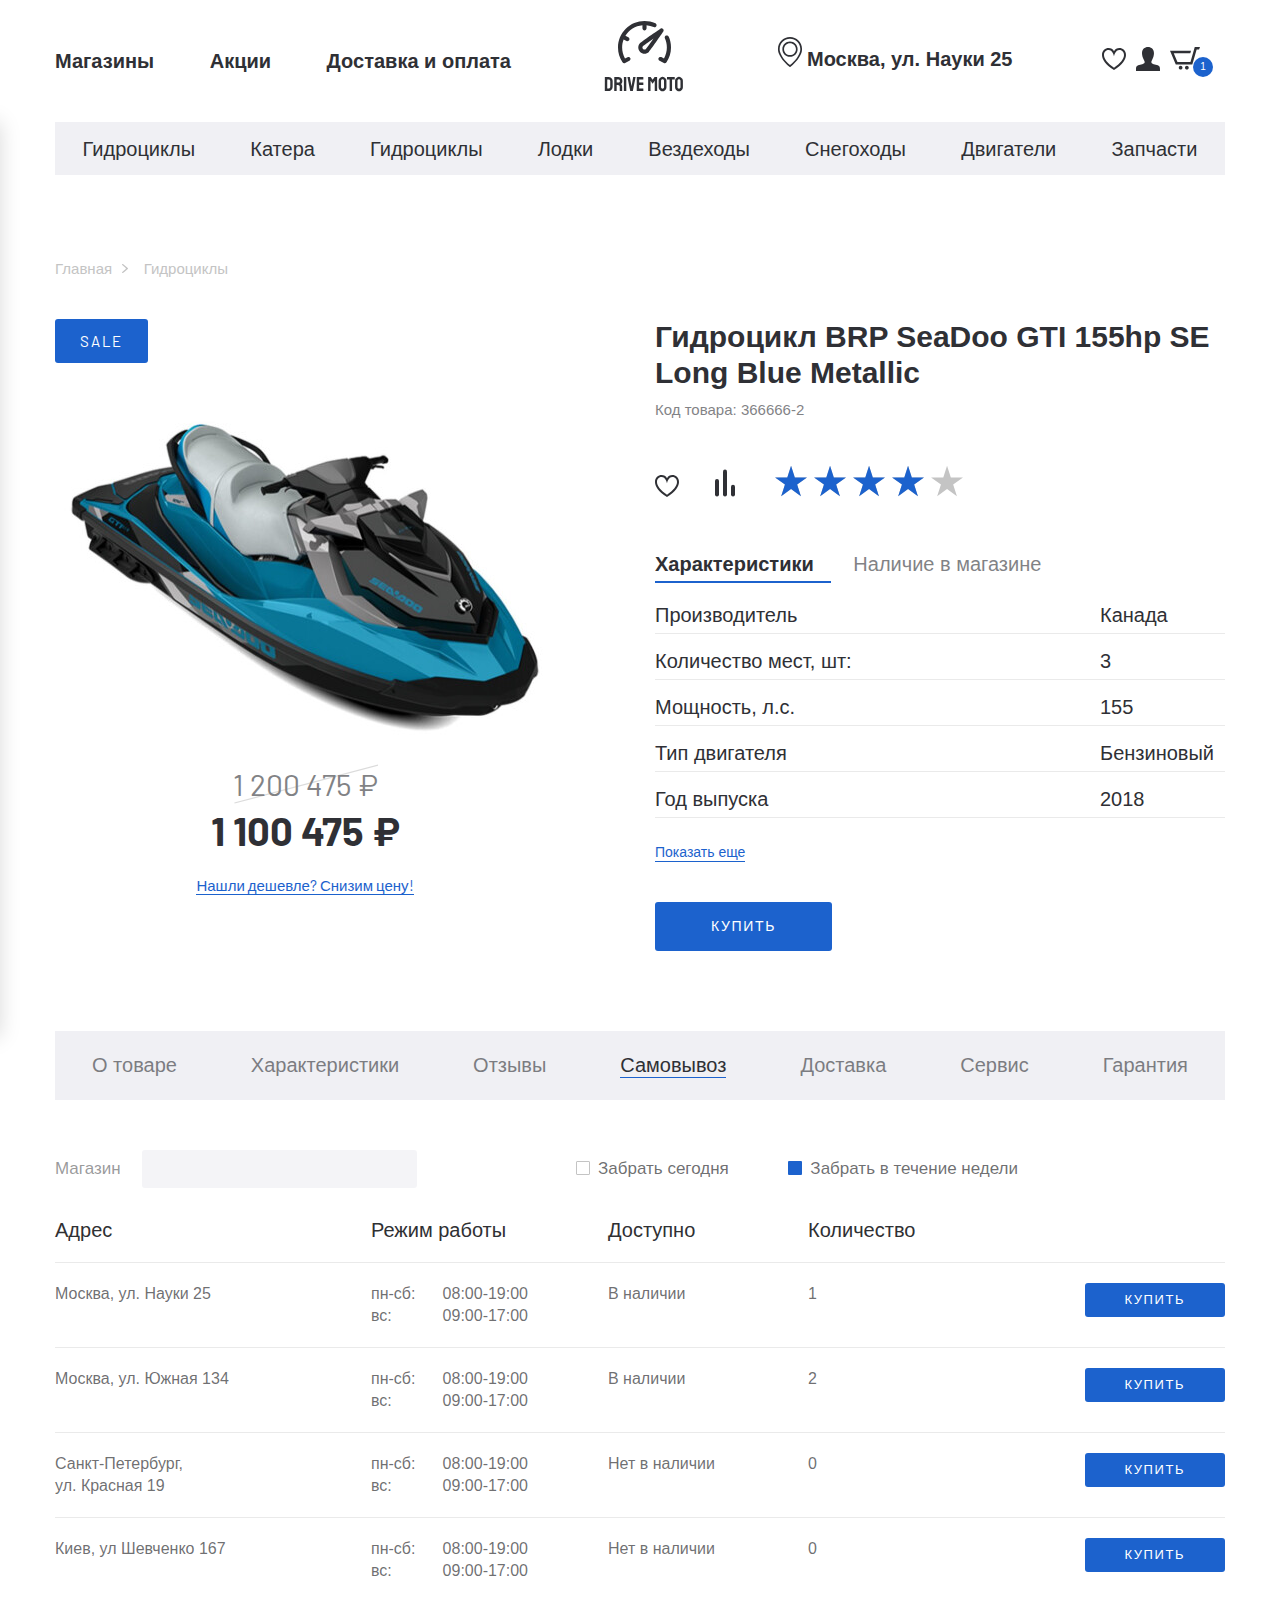
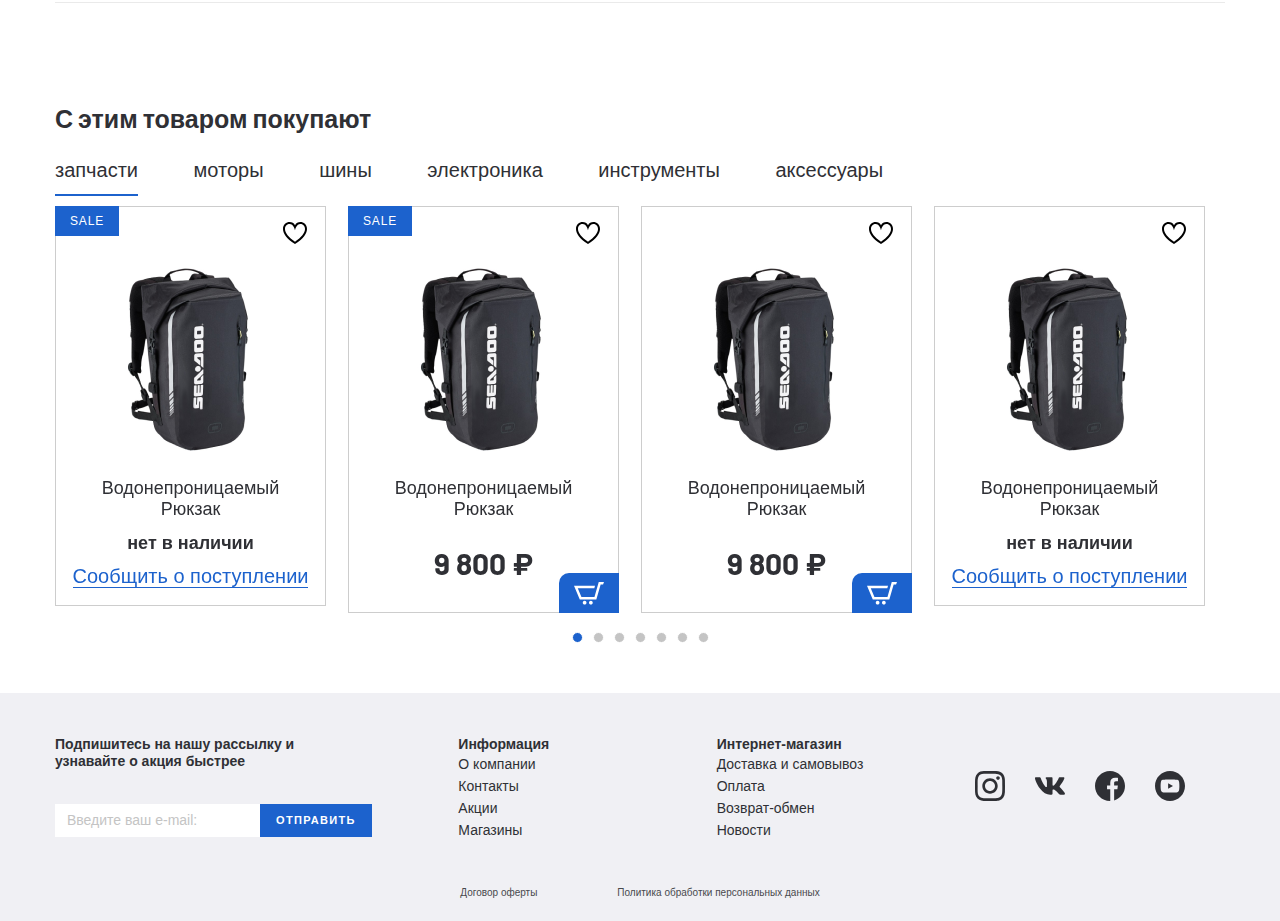
<file: product-page.html>
<!DOCTYPE html>
<html lang="ru">
<head>
  <meta charset="UTF-8">
  <meta name="viewport" content="width=device-width, initial-scale=1.0">
  <meta http-equiv="X-UA-Compatible" content="ie=edge">
  <title>Document</title>
  <link href="https://fonts.googleapis.com/css2?family=Barlow:wght@400;700&display=swap" rel="stylesheet">
  <link rel="stylesheet" href="css/normalize.css">
  <link rel="stylesheet" href="css/slick.css">
  <link rel="stylesheet" href="css/fonts.css">
  <link rel="stylesheet" href="css/ion.rangeSlider.min.css">
  <link rel="stylesheet" href="css/jquery.formstyler.css">
  <link rel="stylesheet" href="css/jquery.formstyler.theme.css">
  <link rel="stylesheet" href="css/jquery.rateyo.min.css">
  <link rel="stylesheet" href="css/style.css">
  <link rel="stylesheet" href="css/media.css">
</head>
<body>
  <header class="header">
    <div class="header__top">
      <div class="container">
        <div class="header__top-inner">
          <nav class="menu">
            <button class="menu__btn">
              <div class="menu__btn-line"></div>
              <div class="menu__btn-line"></div>
              <div class="menu__btn-line"></div>
            </button>
            <ul class="menu__list">
              <li class="menu__item">Магазины<a class="menu__link"></a></li>
              <li class="menu__item">Акции<a class="menu__link"></a></li>
              <li class="menu__item">Доставка и оплата<a class="menu__link"></a></li>
            </ul>
          </nav>
          <a class="logo" href="#" >
            <img class="logo__img"src="images/logo.svg" alt="">
          </a>
          <div class="header__box">
            <p class="header__adress">Москва, ул. Науки 25</p>
              <ul class="user-list">
                <li class="user-list__item"><a class="user-list__link" href="#"><img src="images/heart.svg" alt=""></a></li>
                <li class="user-list__item"><a class="user-list__link" href="#"><img src="images/user.svg" alt=""></a></li>
                <li class="user-list__item"><a class="user-list__link basket" href="#"><img src="images/basket.svg" alt="">
                  <p class="basket__num">1</p>
                </a>
              </li>
              </ul>
          </div>
        </div>
      </div>
    </div>

    <ul class="menu-mobile__list">

      <li class="menu-mobile__item">
        <a class="menu-mobile_link" href="#"><img class="menu-mobile__img" src="images/user.svg" alt="">
        <p>Войти</p></a>
      </li>

      <li class="menu-mobile__item">
        <a class="menu-mobile_link" href="#"><img class="menu-mobile__img" src="images/user.svg" alt="">
        <p>Регистрация</p></a>
      </li>

      <li class="menu-mobile__item">
        <a class="menu-mobile_link" href="#"><img class="menu-mobile__img" src="images/heart.svg" alt="">
        <p>Избранное</p></a>
      </li>

      <li class="menu-mobile__item">
        <a class="menu-mobile_link" href="#"><img class="menu-mobile__img" src="images/basket.svg" alt="">
        <p>Корзина</p></a>
      </li>

      <li class="menu-mobile__item">
        <a class="menu-mobile_link" href="#"><img class="menu-mobile__img" src="images/house.svg" alt="">
        <p>Магазины</p></a>
      </li>

      <li class="menu-mobile__item">
        <a class="menu-mobile_link" href="#"><img class="menu-mobile__img" src="images/procent.svg" alt="">
        <p>Акции</p></a>
      </li>

      <li class="menu-mobile__item">
        <a class="menu-mobile_link" href="#"><img class="menu-mobile__img" src="images/box.svg" alt="">
        <p>Доставка и оплата</p></a>
      </li>

      <li class="menu-mobile__item">
        <a class="menu-mobile_link" href="#">
        <p>Квадроциклы</p></a>
      </li>

      <li class="menu-mobile__item">
        <a class="menu-mobile_link" href="#">
        <p>Катера</p></a>
      </li>

      <li class="menu-mobile__item">
        <a class="menu-mobile_link" href="#">
        <p>Гидроциклы</p></a>
      </li>

      <li class="menu-mobile__item">
        <a class="menu-mobile_link" href="#">
        <p>Лодки</p></a>
      </li>

      <li class="menu-mobile__item">
        <a class="menu-mobile_link" href="#">
        <p>Вездеходы</p></a>
      </li>

      <li class="menu-mobile__item">
        <a class="menu-mobile_link" href="#">
        <p>Снегоходы</p></a>
      </li>

      <li class="menu-mobile__item">
        <a class="menu-mobile_link" href="#">
        <p>Двигатели</p></a>
      </li>

      <li class="menu-mobile__item">
        <a class="menu-mobile_link" href="#">
        <p>Запчасти</p></a>
      </li>

    </ul>

    <div class="menu__mobile-linewrapper">

    <ul class="menu__mobile-line">
      <li class="menu__item">Магазины<a class="menu__link"></a></li>
      <li class="menu__item">Акции<a class="menu__link"></a></li>
      <li class="menu__item">Доставка и оплата<a class="menu__link"></a></li>
    </ul>

  </div>

    <div class="header__bottom">
      <div class="container">
          <ul class="menu-categories">
            <li class="menu-categories__item"><a class="menu-categories__link" href="#">Гидроциклы</a></li>
            <li class="menu-categories__item"><a class="menu-categories__link" href="#">Катера</a></li>
            <li class="menu-categories__item"><a class="menu-categories__link" href="#">Гидроциклы</a></li>
            <li class="menu-categories__item"><a class="menu-categories__link" href="#">Лодки</a></li>
            <li class="menu-categories__item"><a class="menu-categories__link" href="#">Вездеходы</a></li>
            <li class="menu-categories__item"><a class="menu-categories__link" href="#">Снегоходы</a></li>
            <li class="menu-categories__item"><a class="menu-categories__link" href="#">Двигатели</a></li>
            <li class="menu-categories__item"><a class="menu-categories__link" href="#">Запчасти</a></li>
          </ul>
      </div>
    </div>
   </header>


<div class="breadcrumbs">
    <div class="container">
      <div class="breadcrumbs__inner">
    <ul class="breadcrumbs__list mobile-overflow">
        <li class="breadcrumbs__list-item">
            <a href="#">Главная</a>
        </li>
        <li class="breadcrumbs__list-item">
            <a href="#">Гидроциклы</a>
        </li>
    </ul>
  </div>
 </div>
</div>

<section class="product-card">
  <div class="container">
    <div class="product-card__inner">
      <div class="product-card__img-box product-item--sale">
        <img class="product-card__img" src="images/content/gidrotsikl-large.png" alt="">
      <p class="product-card__price-old">1 200 475 ₽</p>
      <p class="product-card__price-new">1 100 475 ₽</p>
      <a class="product-card__link" href="#">Нашли дешевле? Снизим цену!</a>
      <div class="product-card__btn product-card__btn-mobile">
        <button >купить</button>
        </div>
    </div>
      <div class="product-card__content">
        <h1 class="product-card__title">Гидроцикл BRP SeaDoo GTI 155hp SE Long Blue Metallic</h1>
        <p class="product-card__code">Код товара: 366666-2</p>
        <div class="product-card__buttons">
          <a class="product-card__icon-favorite" href="#"><img src="images/heart.svg" alt=""></a>
          <a class="product-card__icon-comparsion" href="#"><img src="images/compersion.svg" alt=""></a>
          <a class="rate" href="#">
              <div class="rate-yo" data-rateyo-rating="4"></div>
          </a>
        </div>

        <div class="tabs-wrapper product-card__tabs">
          <div class="tabs">
            <a class="tab product-card__tab tab--active" href="#product-1">Характеристики</a>
            <a class="tab product-card__tab tab" href="#product-2">Наличие в магазине</a>
          </div>
          <div class="tabs-container">
            <div id="product-1" class="tabs-content product-card__tab-content tabs-content--active">
              <ul class="product-card__list">

                <li class="product-card__item">
                  <div class="product-card__item__item-left">Производитель</div>
                  <div class="product-card__item__item-right">Канада</div>
                </li>

                <li class="product-card__item">
                  <div class="product-card__item__item-left">Количество мест, шт:</div>
                  <div class="product-card__item__item-right">3</div>
                </li>

                <li class="product-card__item">
                  <div class="product-card__item__item-left">Мощность, л.с.</div>
                  <div class="product-card__item__item-right">155</div>
                </li>

                <li class="product-card__item">
                  <div class="product-card__item__item-left">Тип двигателя</div>
                  <div class="product-card__item__item-right">Бензиновый</div>
                </li>

                <li class="product-card__item">
                  <div class="product-card__item__item-left">Год выпуска</div>
                  <div class="product-card__item__item-right">2018</div>
                </li>

              </ul>
              <a href="#" class="product-card__more">Показать еще</a>
              <div class="product-card__btn">
              <button >купить</button>
              </div>
            </div>
            <div id="product-2"class="tabs-content product-card__tab-content">
              content-2
            </div>

            </div>
          </div>
        </div>
        
      </div>
    </div>
  </div>
</section>


 <section class="card__tabs">

<div class="container">
  <div class="tabs-wrapper">
    <div class="tabs card__tab-box mobile-overflow">
      <a class="tab card__tab" href="#product-card__tabs-1">О товаре</a>
      <a class="tab card__tab" href="#product-card__tabs-2">Характеристики</a>
      <a class="tab card__tab" href="#product-card__tabs-3">Отзывы</a>
      <a class="tab card__tab tab--active" href="#product-card__tabs-4">Самовывоз</a>
      <a class="tab card__tab" href="#product-card__tabs-5">Доставка</a>
      <a class="tab card__tab" href="#product-card__tabs-6">Cервис</a>
      <a class="tab card__tab" href="#product-card__tabs-7">Гарантия</a>
    </div>
  </div>
    <div class="tabs-container">
      <div id="product-card__tabs-1" class="card__tab-content tabs-content ">content</div>
      <div id="product-card__tabs-2" class="card__tab-content tabs-content ">content</div>
      <div id="product-card__tabs-3" class="card__tab-content tabs-content ">content</div>
      <div id="product-card__tabs-4" class="card__tab-content tabs-content tabs-content--active ">
        <form>
          <div class="card__top-line">
            <label class="card__label-search">
              Магазин
              <input class="card__input-search"type="text">
            </label>
          <label class="card__label-pickup" ><input class="filter-style" type="radio" name="pickup">Забрать сегодня</label>
          <label class="card__label-pickup" ><input class="filter-style" type="radio" name="pickup" checked>Забрать в течение недели</label>
        </div>
        <ul class="card__list">
          <li class="card__list-item card__list-itemtitle">
            <div class="card__list-address">Адрес</div>
            <div class="card__list-workhours">Режим работы</div>
            <div class="card__list-avialable">Доступно</div>
            <div class="card__list-num">Количество</div>
            <div class="card__list-btn"></div>
          </li>

          <li class="card__list-item">
            <div class="card__list-address">Москва, ул. Науки 25</div>
            <div class="card__list-workhours">
              <div class="workhours"><span>пн-сб:</span><span>08:00-19:00</span></div>
              <div class="workhours"><span>вс:</span><span>09:00-17:00</span></div>
            </div>
            <div class="card__list-avialable">В наличии</div>
            <div class="card__list-num">1</div>
            <div class="card__list-btn">
              <button type="submit">купить</button>
            </div>
          </li>

          <li class="card__list-item">
            <div class="card__list-address">Москва, ул. Южная 134</div>
            <div class="card__list-workhours">
              <div class="workhours"><span>пн-сб:</span><span>08:00-19:00</span></div>
              <div class="workhours"><span>вс:</span><span>09:00-17:00</span></div>
            </div>
            <div class="card__list-avialable">В наличии</div>
            <div class="card__list-num">2</div>
            <div class="card__list-btn">
              <button type="submit">купить</button>
            </div>
          </li>

          <li class="card__list-item">
            <div class="card__list-address">Санкт-Петербург,<br> ул. Красная 19</div>
            <div class="card__list-workhours">
              <div class="workhours"><span>пн-сб:</span><span>08:00-19:00</span></div>
              <div class="workhours"><span>вс:</span><span>09:00-17:00</span></div>
            </div>
            <div class="card__list-avialable">Нет в наличии</div>
            <div class="card__list-num">0</div>
            <div class="card__list-btn">
              <button type="submit">купить</button>
            </div>
          </li>

          <li class="card__list-item">
            <div class="card__list-address">Киев, ул Шевченко 167</div>
            <div class="card__list-workhours">
              <div class="workhours"><span>пн-сб:</span><span>08:00-19:00</span></div>
              <div class="workhours"><span>вс:</span><span>09:00-17:00</span></div>
            </div>
            <div class="card__list-avialable">Нет в наличии</div>
            <div class="card__list-num">0</div>
            <div class="card__list-btn">
              <button type="submit">купить</button>
            </div>
          </li>

        </ul>
        </form>
      </div>
      <div id="product-card__tabs-5" class="card__tab-content tabs-content ">content</div>
      <div id="product-card__tabs-6" class="card__tab-content tabs-content ">content</div>
      <div id="product-card__tabs-7" class="card__tab-content tabs-content ">content</div>
  </div>
</div>

</section>

<section class="products">
  <div class="container">
    <div class="products__inner">
      <h3 class="product__title">С этим товаром покупают</h3>
      <div class="tabs-wrapper">
       <div class="tabs products__tabs mobile-overflow">
         <a href="#popular-tab-1" class="tab products__tab tab--active ">запчасти</a>
         <a href="#popular-tab-2" class="tab products__tab">моторы</a>
         <a href="#popular-tab-3" class="tab products__tab">шины</a>
         <a href="#popular-tab-4" class="tab products__tab">электроника</a>
         <a href="#popular-tab-5" class="tab products__tab">инструменты</a>
         <a href="#popular-tab-6" class="tab products__tab">аксессуары</a>

       </div>
      </div>
       <div class="tabs-container products__container">
         <div id="popular-tab-1" class="tabs-content products__content tabs-content--active">
           <div class="product-slider">
             <div class="product-slider__item">
               <div class="product-item__wrapper product-item_not-available">
                 <button class="product-item__favorite"></button>
                 <button class="product-item__basket"><img src="images/basket-white.svg" alt=""></button>
                 <a class="product-item__notify-link" href="#"><span>Сообщить о поступлении</span></a>
                 <a class="product-item product-item--sale" href="#">
                   <p class="product-item__hover-text">посмотреть товар</p>
                   <img class="product-item__img" src="images/content/product-1.png" alt="">
                   <h4 class="product-item__title">Водонепроницаемый Рюкзак</h4>
                   <p class="price product-item__price">9 800 ₽</p>
                   <p class="product-item__notify-text">
                     нет в наличии
                   </p>
                 </a>
               </div>
             </div>

             <div class="product-slider__item">
               <div class="product-item__wrapper">
                 <button class="product-item__favorite"></button>
                 <button class="product-item__basket"><img src="images/basket-white.svg" alt=""></button>
                 <a class="product-item__notify-link" href="#"><span>Сообщить о поступлении</span></a>
                 <a class="product-item product-item--sale" href="#">
                   <p class="product-item__hover-text">посмотреть товар</p>
                   <img class="product-item__img" src="images/content/product-1.png" alt="">
                   <h4 class="product-item__title">Водонепроницаемый Рюкзак</h4>
                   <p class="price product-item__price">9 800 ₽</p>
                   <p class="product-item__notify-text">
                     нет в наличии
                   </p>
                 </a>
               </div>
             </div>

             <div class="product-slider__item">
               <div class="product-item__wrapper">
                 <button class="product-item__favorite"></button>
                 <button class="product-item__basket"><img src="images/basket-white.svg" alt=""></button>
                 <a class="product-item__notify-link" href="#"><span>Сообщить о поступлении</span></a>
                 <a class="product-item" href="#">
                   <p class="product-item__hover-text">посмотреть товар</p>
                   <img class="product-item__img" src="images/content/product-1.png" alt="">
                   <h4 class="product-item__title">Водонепроницаемый Рюкзак</h4>
                   <p class="price product-item__price">9 800 ₽</p>
                   <p class="product-item__notify-text">
                     нет в наличии
                   </p>
                 </a>
               </div>
             </div>

             <div class="product-slider__item">
               <div class="product-item__wrapper product-item_not-available">
                 <button class="product-item__favorite"></button>
                 <button class="product-item__basket"><img src="images/basket-white.svg" alt=""></button>
                 <a class="product-item__notify-link" href="#"><span>Сообщить о поступлении</span></a>
                 <a class="product-item" href="#">
                   <p class="product-item__hover-text">посмотреть товар</p>
                   <img class="product-item__img" src="images/content/product-1.png" alt="">
                   <h4 class="product-item__title">Водонепроницаемый Рюкзак</h4>
                   <p class="price product-item__price">9 800 ₽</p>
                   <p class="product-item__notify-text">
                     нет в наличии
                   </p>
                 </a>
               </div>
             </div>

             <div class="product-slider__item">
               <div class="product-item__wrapper">
                 <button class="product-item__favorite"></button>
                 <button class="product-item__basket"><img src="images/basket-white.svg" alt=""></button>
                 <a class="product-item__notify-link" href="#"><span>Сообщить о поступлении</span></a>
                 <a class="product-item product-item--sale" href="#">
                   <p class="product-item__hover-text">посмотреть товар</p>
                   <img class="product-item__img" src="images/content/product-1.png" alt="">
                   <h4 class="product-item__title">Водонепроницаемый Рюкзак</h4>
                   <p class="price product-item__price">9 800 ₽</p>
                   <p class="product-item__notify-text">
                     нет в наличии
                   </p>
                 </a>
               </div>
             </div>

             <div class="product-slider__item">
               <div class="product-item__wrapper">
                 <button class="product-item__favorite"></button>
                 <button class="product-item__basket"><img src="images/basket-white.svg" alt=""></button>
                 <a class="product-item__notify-link" href="#"><span>Сообщить о поступлении</span></a>
                 <a class="product-item" href="#">
                   <p class="product-item__hover-text">посмотреть товар</p>
                   <img class="product-item__img" src="images/content/product-1.png" alt="">
                   <h4 class="product-item__title">Водонепроницаемый Рюкзак</h4>
                   <p class="price product-item__price">9 800 ₽</p>
                   <p class="product-item__notify-text">
                     нет в наличии
                   </p>
                 </a>
               </div>
             </div>

             <div class="product-slider__item">
               <div class="product-item__wrapper ">
                 <button class="product-item__favorite"></button>
                 <button class="product-item__basket"><img src="images/basket-white.svg" alt=""></button>
                 <a class="product-item__notify-link" href="#"><span>Сообщить о поступлении</span></a>
                 <a class="product-item product-item--sale" href="#">
                   <p class="product-item__hover-text">посмотреть товар</p>
                   <img class="product-item__img" src="images/content/product-1.png" alt="">
                   <h4 class="product-item__title">Водонепроницаемый Рюкзак</h4>
                   <p class="price product-item__price">9 800 ₽</p>
                   <p class="product-item__notify-text">
                     нет в наличии
                   </p>
                 </a>
               </div>
             </div>

             
           </div>
         </div>


         <div id="popular-tab-2" class="tabs-content products__content">
           <div class="product-slider">
             <div class="product-slider__item">
               <div class="product-item__wrapper product-item_not-available">
                 <button class="product-item__favorite"></button>
                 <button class="product-item__basket"><img src="images/basket-white.svg" alt=""></button>
                 <a class="product-item__notify-link" href="#"><span>Сообщить о поступлении</span></a>
                 <a class="product-item product-item--sale" href="#">
                   <p class="product-item__hover-text">посмотреть товар</p>
                   <img class="product-item__img" src="images/content/product-1.png" alt="">
                   <h4 class="product-item__title">Водонепроницаемый Рюкзак</h4>
                   <p class="price product-item__price">9 800 ₽</p>
                   <p class="product-item__notify-text">
                     нет в наличии
                   </p>
                 </a>
               </div>
             </div>

             <div class="product-slider__item">
               <div class="product-item__wrapper">
                 <button class="product-item__favorite"></button>
                 <button class="product-item__basket"><img src="images/basket-white.svg" alt=""></button>
                 <a class="product-item__notify-link" href="#"><span>Сообщить о поступлении</span></a>
                 <a class="product-item product-item--sale" href="#">
                   <p class="product-item__hover-text">посмотреть товар</p>
                   <img class="product-item__img" src="images/content/product-1.png" alt="">
                   <h4 class="product-item__title">Водонепроницаемый Рюкзак</h4>
                   <p class="price product-item__price">9 800 ₽</p>
                   <p class="product-item__notify-text">
                     нет в наличии
                   </p>
                 </a>
               </div>
             </div>

             <div class="product-slider__item">
               <div class="product-item__wrapper">
                 <button class="product-item__favorite"></button>
                 <button class="product-item__basket"><img src="images/basket-white.svg" alt=""></button>
                 <a class="product-item__notify-link" href="#"><span>Сообщить о поступлении</span></a>
                 <a class="product-item" href="#">
                   <p class="product-item__hover-text">посмотреть товар</p>
                   <img class="product-item__img" src="images/content/product-1.png" alt="">
                   <h4 class="product-item__title">Водонепроницаемый Рюкзак</h4>
                   <p class="price product-item__price">9 800 ₽</p>
                   <p class="product-item__notify-text">
                     нет в наличии
                   </p>
                 </a>
               </div>
             </div>

             <div class="product-slider__item">
               <div class="product-item__wrapper product-item_not-available">
                 <button class="product-item__favorite"></button>
                 <button class="product-item__basket"><img src="images/basket-white.svg" alt=""></button>
                 <a class="product-item__notify-link" href="#"><span>Сообщить о поступлении</span></a>
                 <a class="product-item" href="#">
                   <p class="product-item__hover-text">посмотреть товар</p>
                   <img class="product-item__img" src="images/content/product-1.png" alt="">
                   <h4 class="product-item__title">Водонепроницаемый Рюкзак</h4>
                   <p class="price product-item__price">9 800 ₽</p>
                   <p class="product-item__notify-text">
                     нет в наличии
                   </p>
                 </a>
               </div>
             </div>

             <div class="product-slider__item">
               <div class="product-item__wrapper">
                 <button class="product-item__favorite"></button>
                 <button class="product-item__basket"><img src="images/basket-white.svg" alt=""></button>
                 <a class="product-item__notify-link" href="#"><span>Сообщить о поступлении</span></a>
                 <a class="product-item product-item--sale" href="#">
                   <p class="product-item__hover-text">посмотреть товар</p>
                   <img class="product-item__img" src="images/content/product-1.png" alt="">
                   <h4 class="product-item__title">Водонепроницаемый Рюкзак</h4>
                   <p class="price product-item__price">9 800 ₽</p>
                   <p class="product-item__notify-text">
                     нет в наличии
                   </p>
                 </a>
               </div>
             </div>

             <div class="product-slider__item">
               <div class="product-item__wrapper">
                 <button class="product-item__favorite"></button>
                 <button class="product-item__basket"><img src="images/basket-white.svg" alt=""></button>
                 <a class="product-item__notify-link" href="#"><span>Сообщить о поступлении</span></a>
                 <a class="product-item" href="#">
                   <p class="product-item__hover-text">посмотреть товар</p>
                   <img class="product-item__img" src="images/content/product-1.png" alt="">
                   <h4 class="product-item__title">Водонепроницаемый Рюкзак</h4>
                   <p class="price product-item__price">9 800 ₽</p>
                   <p class="product-item__notify-text">
                     нет в наличии
                   </p>
                 </a>
               </div>
             </div>

             <div class="product-slider__item">
               <div class="product-item__wrapper ">
                 <button class="product-item__favorite"></button>
                 <button class="product-item__basket"><img src="images/basket-white.svg" alt=""></button>
                 <a class="product-item__notify-link" href="#"><span>Сообщить о поступлении</span></a>
                 <a class="product-item product-item--sale" href="#">
                   <p class="product-item__hover-text">посмотреть товар</p>
                   <img class="product-item__img" src="images/content/product-1.png" alt="">
                   <h4 class="product-item__title">Водонепроницаемый Рюкзак</h4>
                   <p class="price product-item__price">9 800 ₽</p>
                   <p class="product-item__notify-text">
                     нет в наличии
                   </p>
                 </a>
               </div>
             </div>

             
           </div>
         </div>
         <div id="popular-tab-3" class="tabs-content products__content">slider-3</div>
         <div id="popular-tab-4" class="tabs-content products__content">slider-4</div>
         <div id="popular-tab-5" class="tabs-content products__content">slider-5</div>
         <div id="popular-tab-6" class="tabs-content products__content">slider-6</div>

       </div>
      </div>
      
     </div>
     </div>
</section>


<footer class="footer">
  <div class="container">
  <div class="footer__top">
    <div class="footer__top-inner">
      <div class="footer__top-item footer__top-newslatter">
        <h6 class="footer__top-title">
          Подпишитесь на нашу 
          рассылку и узнавайте о акция быстрее
        </h6>
        <form class="footer-form">
          <input class="footer-form__input"type="text" placeholder="Введите ваш e-mail:">
          <button class="footer-form__btn"
           type="submit">Отправить</button>
        </form>
      </div>
      <div class="footer__top-item footer__top-itemdrop">
        <h6 class="footer__top-title footer__topdrop ">Информация</h6>
        <ul class="footer-list">
          <li class="footer-list__item"><a href="#">О компании</a></li>
          <li class="footer-list__item"><a href="#">Контакты</a></li>
          <li class="footer-list__item"><a href="#">Акции</a></li>
          <li class="footer-list__item"><a href="#">Магазины</a></li>
        </ul>
      </div>
      <div class="footer__top-item">
        <h6 class="footer__top-title footer__topdrop">Интернет-магазин</h6>
        <ul class="footer-list">
          <li class="footer-list__item"><a href="#">Доставка и самовывоз</a></li>
          <li class="footer-list__item"><a href="#">Оплата</a></li>
          <li class="footer-list__item"><a href="#">Возврат-обмен</a></li>
          <li class="footer-list__item"><a href="#">Новости</a></li>
        </ul>
      </div>
      <div class="footer__top-item footer__top-social">
        <ul class="social-list">
          <li class="social-list__item">
            <a href="#">
              <img src="images/instagram.svg" alt="">
            </a>
          </li>
          <li class="social-list__item">
            <a href="#">
              <img src="images/vkontakte.svg" alt="">
            </a>
          </li>
          <li class="social-list__item">
            <a href="#">
              <img src="images/facebook.svg" alt="">
            </a>
          </li>
          <li class="social-list__item">
            <a href="#">
              <img src="images/youtube.svg" alt="">
            </a>
          </li>
        </ul>
      </div>
    </div>
  </div>
  <div class="footer__bottom">
    <a class="footer__bottom-link" href="#">Договор оферты</a>
    <a class="footer__bottom-link" href="#">Политика обработки персональных данных</a>
  </div>
</div>
</footer> 

   
  
  <script src="https://ajax.googleapis.com/ajax/libs/jquery/3.4.1/jquery.min.js"></script>
  <script src="js/slick.min.js"></script>
  <script src="js/ion.rangeSlider.min.js"></script>
  <script src="js/jquery.formstyler.min.js"></script>
  <script src="js/jquery.rateyo.min.js"></script>
  <script src="js/main.js"></script>
</body>
</html>

<!-- <div class="tabs-wrapper">
  <div class="tabs">
    <a href="#" class="tab tab--active"></a>
  </div>
  <div class="tabs-container">
    <div class="tabs-content"></div>
  </div>
 </div> -->
</file>
<file: css/fonts.css>
@font-face{
    font-family: 'SFProDisplay-Regular',sans-serif;
    src: url('../fonts/SFProDisplay-Regular.woff2') format('woff2'),
         url('../fonts/SFProDisplay-Regular.woff') format('woff');
        font-weight: 400;
        font-style:normal;
        font-display: swap;
    }

@font-face{
        font-family: 'SFProDisplay-Medium',sans-serif;
        src: url('../fonts/SFProDisplay-Medium.woff2') format('woff2'),
             url('../fonts/SFProDisplay-Medium.woff') format('woff');
            font-weight: 500;
            font-style:normal;
            font-display: swap;
        }
        
        
@font-face{
            font-family: 'SFProDisplay-Semibold',sans-serif;
            src: url('../fonts/SFProDisplay-Semibold.woff2') format('woff2'),
                 url('../fonts/SFProDisplay-Semibold.woff') format('woff');
                font-weight: 600;
                font-style:normal;
                font-display: swap;
            }


@font-face{
                font-family: 'SFProDisplay-Bold',sans-serif;
                src: url('../fonts/SFProDisplay-Bold.woff2') format('woff2'),
                     url('../fonts/SFProDisplay-Bold.woff') format('woff');
                    font-weight: 700;
                    font-style:normal;
                    font-display: swap;
                }
</file>
<file: css/style.css>
html{
    box-sizing: border-box;
}

*,*::before,*::after{
    box-sizing:inherit;
}

a{
    text-decoration: none;
    color: inherit;
    display: inline-block;
}

ul,
li{
    margin: 0;
    padding: 0;
    list-style: none;

}

h1,h2,h3,h4,h5,h6{
    margin: 0;
}

p{
    margin: 0;
}

body{
    color: #2F3035;
    font-family : 'SFProDisplay-Regular',sans-serif;
    font-size: 20px;
    line-height: 24px;
    font-weight: 400;
    overflow-x: hidden;
    min-width: 320px;
}

.container{
    max-width: 1200px;
    padding:0 15px;
    margin: 0 auto;
}

.page-section{
    margin-bottom: 80px;
}

.header__top-inner{
    display: flex;
    justify-content: space-between;
    align-items: center;
    min-height: 122px;
    font-family: 'SFProDisplay-Bold',sans-serif;
    font-weight: 700;
}
.menu__item{
    display: inline-block;
}

.menu__item+.menu__item{
    padding-left: 50px;
}

.header__box{
    display: flex;
}

.menu__btn{
    display: none;
}

.header__adress{
    margin-right: 60px;
    width: 265px;
    padding-left: 30px;
    position: relative;
}

.menu-mobile__list {
    width: 243px;
    box-shadow: 0px 0px 20px rgba(0, 0, 0, 0.15);
    transform: translateX(-100%);
    transition: all .3s;
    position: absolute;
    z-index: 10;
    background-color:white;
}

.menu__mobile-linewrapper{
    display: none;
}

.menu-mobile__list--active{
    transform: translateX(0%);
}

.menu-mobile__item {
    position: relative;
    border-bottom: 1px solid rgba(0, 0, 0, 0.1);}

.menu-mobile_link{
    display: block;
    padding-left: 53px;
    padding-top: 36px;
}

.menu-mobile__img{
 position: absolute;
 left:11px;
 bottom: 0;
}



.header__adress::before{
    content:"";
    position: absolute;
    background-image: url('../images/adress-icon.svg');
    width: 30px;
    height: 30px;
    left: 0;
    top: -10px;
    background-repeat: no-repeat;
}

.user-list{
    margin-right: 15px;
    display: flex;
    align-items:center;
}

.user-list__item{
    padding-right: 10px;
}

.basket{
    position: relative;
}

.basket__num{
    position: absolute;
    font-family: 'SFProDisplay-Medium',sans-serif;
    font-size: 10px;
    line-height: 20px;
    font-weight: 500;
    color: #fff;
    width: 20px;
    height: 20px;
    background-color:#1C62CD;
    border-radius: 50%;
    text-align: center;
    right: -13px;
    bottom: -2px;

}

.header__bottom{
    margin-bottom:80px;
}

.menu-categories{
    background-color:#F0F0F4;
    display: flex;
    justify-content: space-around;
    min-height: 53px;
    align-items:center;
}

.menu-categories__link{
    transition: all .5s;
    font-weight: 400;
    padding: 15px 0 14px;
    position: relative;   
}

.menu-categories__link::before{
    content:"";
    position: absolute;
    width: 0;
    left: auto;
    right: 0;
    background-color: #1C62CD;;
    height: 3px;
    bottom: -2px;
    transition: all .3s;
}

.menu-categories__link:hover{
    color: #000;
    /* font-weight: 600; */
    /* border-bottom:3px solid #1C62CD; */

}

.menu-categories__link:hover::before{
    width: 100%;
    right: auto;
    left: 0;
}

.banner-section__inner{
    display: flex;
    justify-content: space-between;
}

.banner-section__slider{
    max-width: 870px;
}

.banner-section__slider-btn,
.product__slider-btn {
    position: absolute;
    top: 50%;
    transform: translateY(-50%);
    background-color: transparent;
    border: none;
    outline: none;
    margin: 0;
    padding: 0;
    z-index: 5;
    cursor: pointer;
}

.banner-section__slider-btnprev{
    left: 20px;
}

.banner-section__slider-btnnext{
    right: 20px;
}

.slick-dots{
    position: absolute;
    bottom: 40px;
    left: 0;
    right: 0;
    text-align: center;
}

.slick-dots li{
    display: inline-block;
    padding: 0 5px;
    outline:none;
}


.slick-dots button{
padding: 0;
font-size: 0;
margin: 0;
width: 11px;
height: 11px;
border: 1px solid #fff;
border-radius:50%;
outline:none;
cursor: pointer;
background-color: transparent;

}

.slick-dots .slick-active button{
    background-color:white;
}

.slick-active li button{
    background-color: #fff;
}

.sale-item{
    max-width: 265px;
    text-align: center;
    border: 1px solid #CDCDCD;
    border-radius:3px;
    display:flex;
    flex-direction:column;
    justify-content: space-between;
}

.sale-item__top{
    display: flex;
    justify-content: space-between;
    align-items: flex-start;
}

.sale-item__info{
    color: #fff;
    background-color: #1C62CD;
    padding: 8px 20px;
    text-transform: uppercase;
    font-size: 12px;
    line-height: 15px;
    letter-spacing: 0.1em;
}

.sale-item__price{
    text-align: right;
}

.aside__btn{
    display: none;
}

.price{
    font-family: 'Barlow', sans-serif;
    position: relative;
}

.sale-item__price-new{
    font-weight: 700;
    font-size: 27px;
    line-height: 32px;
    color: #1C62CD;
    margin-right: 6px;
    padding-right: 20px;
}

.sale-item__price-new:after{
    content:"";
    background-image:url('../images/icons-price.svg');
    position:absolute;
    right: 0;
    top: 8px;
    width: 15px;
    height: 18px;
}

.sale-item__price-old{
    font-weight: 400;
    font-size: 14px;
    line-height: 17px;
    color: #C4C4C4;
    margin-right: 15px;
    background-image: url('../images/old-line.svg');
    padding: 2px 5px;
    background-repeat: no-repeat;
    display: inline-block;
}

.sale-item__price-old:after{

    content:"";
    background-image:url('../images/icons-price-old.svg');
    position:absolute;
    right: -10px;
    top: 8px;
    width: 8px;
    height: 18px;
    background-repeat: no-repeat;

}

.sale-item__footer{
    background-color: #F0F0F4;
    padding: 25px 20px;
    font-size: 18px;
    line-height: 21px;
}

.sale-item__footer span{
    color: #1C62CD;
    display: block;
    font-family: 'Barlow', sans-serif;
    font-weight: 700;
}

.sale-item__title{
font-family: 'SFProDisplay-Medium',sans-serif;
font-weight: bold;
font-size: 18px;
line-height: 21px;
margin-bottom: 7px;
}

.banner-section__slider-img{
    object-fit: cover;
    min-height: 400px;
}

.sale-item__img{
    object-fit: contain;
}

.search__tabs{
    margin-bottom: 25px;
}

.search__tabs-item{
    padding: 11px 26px 12px;
}

.search__tabs-item.tab--active{
  border-radius:5px;
  background-color:#F0F0F4;  
  font-weight: 700;
  font-family: 'SFProDisplay-Bold',sans-serif;
}

.tabs-content{
    display: none;
}

.tabs-content.tabs-content--active{
    display: block;
}

.search__content-form{
    display: flex;
}

.search__content-input{
    background: #F0F0F4;
    border-radius: 3px;
    padding: 5px 20px;
    border: none;
    font-size: 16px;
    line-height: 19px;
    outline:none;
    width: 100%;
}

.search__content-input::placeholder{
    color:#656464;
}

.search__content-btn{
    font-family: 'SFProDisplay-Bold',sans-serif;
    font-weight: bold;
    font-size: 14px;
    line-height: 17px;
    letter-spacing: 0.12em;
    text-transform: uppercase;
    color: #fff;
    background-color: #1C62CD;
    border-radius: 3px;
    padding: 17px 41px;
    border: none;
    margin-left: -3px;
    border: none;
    outline:none;
}

.categories__inner{
    display: flex;
    justify-content: space-between;
    flex-wrap: wrap;
}

.categories__item{
    margin-bottom: 30px;
    border: 1px solid #CDCDCD;
    border-radius: 3px;
    width: 370px;
    display: flex;
    padding: 20px 20px 16px;
    justify-content: space-between;
    transition: all .3s;
}



.categories__item-info{
    width: 50%;
    display: flex;
    flex-direction: column;
    justify-content: space-between;
}

.categories__item-img{
    text-align: center;
    width: 50%;
}

.categories__item-img img{
    max-width: 100%;
}

.categories__item-title{
    font-family: 'Barlow', sans-serif;
    font-weight: bold;
    font-size: 23px;
    line-height: 28px;
    transition: all .3s;
}

.categories__item:hover{
    box-shadow: 3px 3px 20px rgba(50, 50, 50, 0.25);
}

.categories__item:hover .categories__item-title{
    color:#1C62CD;
}

.categories__item-text{
    font-size: 14px;
    line-height: 17px;
    color: #C4C4C4;
}

.categories__item-text::after{
    content:url('../images/link-arrow.svg');
    padding-left: 3px;
}

.product-item__wrapper{
    position: relative;
    width: 271px;
    transition: all .3s;
}

.product-item__wrapper.product-item__wrappe--list{
    width: 100%;
}

.product-item{
     width: 100%; 
}

.product-item{
    min-height: 400px;
    border: 1px solid #CDCDCD;
    background-repeat: 3px;
    text-align: center;
    padding: 52px 20px 31px;
    transition: all .3s;
}

.product-item__title{
    font-weight: normal;
    padding: 14px 0 25px;
    font-size: 18px;
    line-height: 21px;
}

.product-item__favorite{
    position: absolute;
    top: 16px;
    right:19px;
    width: 24px;
    height: 22px;
    background-color:transparent;
    border: none;
    outline:none;
    z-index: 5;
}

.product-item__favorite::before{
    content:'';
    position: absolute;
    background-image:url("../images/favorite.svg");
    width: 24px;
    height: 22px;
    top:0;
    left:0;
}

.product-item__favorite--active::before{
    background-image:url('../images/favorite-active.svg')
}

.product-item__price{
    font-weight: bold;
    font-size: 30px;
    line-height: 36px;
}

.product-item__basket{
    position: absolute;
    width: 60px;
    height: 40px;
    background:#1C62CD;
    border-radius: 10px 0px 0px 0px;
    border:none;
    bottom: 0;
    right: 0;
    padding-top: 7px;
    cursor: pointer;
    outline: none;
    z-index: 10;
}

.product-item__hover-text{
    padding: 18px 21px;
    background-color: rgba(255,255,255,.9);
    box-shadow: 0px 0px 15px rgba(0, 0, 0, 0.2);
    border-radius: 3px;
    position: absolute;
    display: inline-block;
    top:30%;
    opacity: 0;
    transition: all .3s;
}

.product-item:hover .product-item__hover-text{
    opacity: 1;
    color:#2F3035;
}

.product-item:hover{
    box-shadow: 3px 3px 20px rgba(50, 50, 50, 0.25);
    color:#1C62CD;
}

.product-item:hover .product-item__notify-text{
    color:#2F3035;
}

.product-item--sale::before{
    content:'SALE';
    padding: 8px 15px ;
    background-color:#1C62CD ;
    position: absolute;
    left:0;
    top:0;
    text-transform: uppercase;
    font-weight: normal;
    font-size: 12px;
    line-height: 14px;
    letter-spacing: 0.07em;
    color:#fff;

}
.product-item__wrapper.product-item_not-available .product-item__price{

    display: none;
}

.product-item__notify-text{
    display: none;
    font-size: 18px;
    line-height: 21px;
    font-weight: 700;
}


.product-item__wrapper.product-item_not-available .product-item__notify-text{

    display: block;
}

.product-item__wrapper.product-item_not-available .product-item__basket{
    display: none;
}

.product-item__notify-link{
    display: none;
}

.product-item__wrapper.product-item_not-available .product-item__title{
    padding-bottom:13px;
}

.product-item__wrapper.product-item_not-available .product-item__notify-link{
    display: block;
    position: absolute;
    bottom: 20px;
    left:0;
    right: 0;
    font-style: 16px;
    line-height: 19px;
    text-align: center;
    color:#1C62CD;
}

.product-item__wrapper.product-item_not-available .product-item__notify-link span{
    border-bottom: 1px solid #1C62CD;
}

.product__title{
    font-weight: bold;
    font-size: 25px;
    line-height: 30px;
    font-family: 'Barlow', sans-serif;
    margin-bottom: 25px;
}

.products__tab + .products__tab{
    margin-left: 50px;
}

.products__tabs{
    margin-bottom: 10px;
}

.products__tab{
    padding-bottom: 12px;
}

.products__tab.tab--active{
    border-bottom:2px solid #1C62CD;
}

.product__slider-btnprev{
    left: -40px;
}

.product__slider-btnnext{
    right: -40px;
}

.slick-slide img{
    display: inline;
}

.products{
    margin-bottom: 80px;
}

.product__more{
    text-align: center;
    margin: 35px 0 0;
}

.product__more-link{
    font-size: 15px;
    line-height: 18px;
    letter-spacing: 0.12em;
    text-transform: uppercase;
    background: #F0F0F4;
    color: #2F3035;
    padding: 16px 43px;
}

.banner{
    margin-bottom: 80px;
}

.footer{
    background: #F0F0F4;
}

.footer__bottom{
    padding: 46px 0 22px;
    display: flex;
    justify-content: center;
}

.footer__bottom-link{
    font-size: 10px;
    line-height: 12px;
    color: #48494D;
    margin: 0 40px;

}

.footer__top{
    padding-top: 43px;
}

.footer__top-inner{
    display: flex;
    justify-content: space-between;
}

.footer__top-newslatter.footer__top-item{
    width:295px;
    margin-right: 50px;

}

.footer__top-title{
    font-weight: bold;
    font-size: 14px;
    line-height: 17px;
    color: #2F3035;
}

.footer-form{
    margin-top: 34px;
    display: flex;
    justify-content: space-between;
}

.footer-form__input{
    background-color:#fff;
    border:none;
    line-height: 17px;
    font-size: 14px;
    padding: 0 12px;
}


.footer-form__input::placeholder{
    color: #C4C4C4;
}

.footer-form__btn{
    text-transform: uppercase;
    padding: 10px 16px;
    border:none;
    background-color:#1C62CD;
    color:white;
    font-weight: 600;
    font-size: 11px;
    line-height: 13px;
    letter-spacing: 0.12em;
    font-family: 'SFProDisplay-Semibold',sans-serif;
}

.footer__top-item{
    width:200px;
}

    .footer-list{       
        font-size: 14px;
        line-height: 22px;
    }

.footer__top-social.footer__top-item{
    width:250px;
}

 .social-list{
     display: flex;
     align-items: center;
     height: 100%;
 }

 .social-list__item + .social-list__item{
     margin-left: 30px;
 }

 .breadcrumbs{
     margin-bottom: 40px;
 }

 .breadcrumbs__list-item{
     display: inline-block;
     padding-right: 16px;
     margin-right: 10px;
     position: relative;
     font-size: 15px;
     line-height: 18px;
     color: #C4C4C4;
 }

 .breadcrumbs__list-item::after{
     content:"";
     position: absolute;
     right: 0;
     background-image:url("../images/link-arrow.svg");
     width: 6px;
     height:9px;
     bottom: 5px;
    }

  .breadcrumbs__list-item:last-child::after{
        display: none;
    }

   .catalog{
        margin-bottom: 100px;
    }

   .catalog__title{
    font-weight: bold;
    font-family: 'SFProDisplay-Bold',sans-serif;
    font-size: 30px;
    line-height: 36px;
    margin-bottom: 26px;
    color: #2F3035;
    }

    .catalog__filter{
        display: flex;
        justify-content: space-between;
        margin-bottom: 50px;
    }

    .catalog__filters-items button{
        font-size: 14px;
        line-height: 17px;
        opacity: 0.7;
        color: #2F3035;
        background: #F0F0F4;
        border-radius: 3px;
        border:none;
        padding: 5px 22px;
        cursor: pointer;
    }

    .catalog__filters-items button + button{
        margin-left: 8px;
        cursor: pointer;
    }

    .catalog__filter-btn{
        display: flex;
        align-items: center;
    }

    .catalog__filter-btn button{
        background-color:transparent;
        border:none;
        cursor: pointer;
        margin: 0;
        padding: 0;
    }

    .catalog__filter-btn button + button{
        margin-left: 10px;
    }

    button.catalog__filter-btngrid{
        width: 26px;
        height: 21px;
    }

    button.catalog__filter-btnline{
        width: 25px;
        height: 19px;
    }

    .catalog__filter-button{
        opacity: 0.3;
        outline: none;
    }

    .catalog__filter-button--active{
        opacity: 1;
    }


    

    .select-item{
        border: 1px solid #D7D9DF;
        font-size: 14px;
        line-height: 17px;
        color: #2F3035;
        margin-right: 34px;
        padding: 7px 10px 7px 20px;
        

    }
    
    .catalog__inner{
        display: flex;
    }
    .catalog__inner-aside{
        min-width: 290px;
        margin-right: 10px;
    }
    .catalog__inner-list{
        display: flex;
        justify-content: space-between;
        flex-wrap: wrap;
    }

    .catalog__inner-list .product-item__wrapper{
        margin-bottom: 30px;
    }

    .product-item__img{
        max-width: 100%;
    }

    .pagination{
        width:100%;
        margin-top: 70px;
    }
    .pagination-list{
        display: flex;
        justify-content: center;
    }
    .pagination-list__item{
        padding: 6px 12px;
        border: 2px solid transparent;
        margin: 0 4px;
        font-size: 18px;
        line-height: 22px;
        color: #C4C4C4;

    }

    .pagination-list__item.active{
        padding: 13px 15px;
        border: 2px solid #1C62CD;
        color:#1C62CD;
    }
    
    .pagination-list__item a{
        display: block;
    }

    .aside-filter__tabs{
        display: flex;
        justify-content: space-between;
    }

    .aside-filter__tab{
        font-weight: 400;
        font-size: 16px;
        line-height: 19px;
        letter-spacing: 0.09em;
        text-transform: uppercase;
        color: #C4C4C4;
        width: 50%;
        }
    .aside-filter__tab.tab--active{
        color: #2F3035;
        font-weight: bold;
        font-family: 'SFProDisplay-Bold',sans-serif;
    }

    .aside-filter__tab.tab--active span{
        display: inline-block;
        padding-bottom: 7px;
        border-bottom: 2px solid #1C62CD;
    }

    .aside-filter__item-drop{
        margin: 40px 0;
    }
    .aside-filter__item-title{
       font-family: 'SFProDisplay-Semibold', sans-serif;
       font-weight: 600;
       font-size: 16px;
       line-height: 19px;
       color: #2F3035;
       padding-left: 26px;
    }

    .filter__item-drop{
        position: relative;
        cursor:pointer;
    }

    .filter__item-drop::before{
        content: "";
        background-image: url('../images/arrow-down.svg');
        position: absolute;
        left: 0;
        bottom: 5px;
        width: 12px;
        height: 8px;
        transform:rotate(0deg);

    }

    .filter__item-drop--active::before{
        transform:rotate(180deg);
    }

    .aside-filter__content{
        display: flex;
        flex-wrap: wrap;
        margin-top: 20px;

    }

    .aside-filter__content-box{
        width: 50%;
        margin-bottom: 10px;
    }

    .aside-filter__content-label{
        font-size: 14px;
        line-height: 17px;
        cursor: pointer;
    }

    .jq-checkbox, .jq-radio {
        background: #fff;
        width: 14px;
        height: 14px;
        border: 1px solid #c4c4c4;
        border-radius: 1px;
        box-shadow:none;
        vertical-align: -1px;
        margin: 0 8px 0 0;

    }

    .jq-checkbox.checked, .jq-radio.checked{
        background: #1C62CD;
        border: none;
    }
    
    .jq-checkbox.checked .jq-checkbox__div{
        width: 8px;
        height: 6px;
        margin: 4px 0 0 3px;
        border-bottom: none;
        border-left: none;
        transform: rotate(0);
        background-image: url('../images/checked-icon.svg');
    }

    .jq-radio.checked .jq-radio__div {
      width: 0;
      height: 0;
      margin: 0;
      border-radius: 0;
      background: transparent;
      box-shadow: none;
    }

    .aside-filter__content.aside-filter__content-radio{
        flex-wrap: nowrap;
        justify-content: space-between;
    }

    .irs--flat{
         width: 100%;
         margin-top: -15px;
    }

   

    .irs--flat .irs-from, .irs--flat .irs-to, .irs--flat .irs-single{
        display: none;

    }

    .irs--flat .irs-min, .irs--flat .irs-max{
        top:55px;
        padding: 0;
        font-size: 14px;
        line-height: 17px;
        text-decoration: underline;
        color: #2F3035;
        font-family: 'Barlow', sans-serif;
        text-shadow: none;
        background-color: transparent;
        border-radius: 0;
        visibility: visible !important;
        padding-left: 27px;
}

.irs-min::before,
.irs-max::before{
    position: absolute;
    font-size: 14px;
    line-height: 17px;
    color: #C4C4C4;
    text-decoration: none;
    left: 0;
}

.irs-min::before{
    content: "от";
    
}

.irs-max::before{
    content: "до";
    
}

.irs--flat .irs-line {
    top: 25px;
    height: 1px;
    background-color: #E0E0E0;
    border-radius: 0px;
}

.irs--flat .irs-bar {
    top: 25px;
    height: 3px;
    background-color: #1C62CD;
}

.irs--flat .irs-handle {
    top: 22px;
    width: 8px;
    height: 8px;
    background-color: #1C62CD;
    border-radius: 50%;
}

.irs--flat .irs-handle>i:first-child,
.irs--flat .irs-handle.state_hover>i:first-child, .irs--flat .irs-handle:hover>i:first-child {
   
    background-color: transparent;
}

.aside-filter__item-list{
    margin: 46px 0 40px;

}

.filter__item-list{
    padding-top: 34px;
    display: flex;
    justify-content: space-between;
    border-bottom:2px solid #C4C4C4;
}

.filter__item-listtitle{
font-family: 'SFProDisplay-Semibold',sans-serif;
font-weight: 600;
font-size: 16px;
line-height: 19px;
color: #2F3035;
padding-bottom: 14px;
padding-left: 26px;

}

.filter__item-listseclect{
    font-family: 'Barlow', sans-serif;
    font-weight: normal;
    font-size: 14px;
    line-height: 17px;
    color: #48494D;
}

.jq-selectbox__select {

    font-family: 'Barlow', sans-serif;
    font-weight: normal;
    font-size: 14px;
    line-height: 17px;
    color: #48494D;
    
    height: 20px;
    padding: 0 25px 0 10px;
    border-radius: 0;
    background: transparent;
    box-shadow: none;
    text-shadow: none;
    border: none;
}

.jq-selectbox__trigger-arrow {
    position: absolute;
    top: 14px;
    right: 12px;
    width: 0;
    height: 0;
    border: none;

}

.jq-selectbox__trigger {
    background-image: url(../images/arrow-down.svg);
    bottom: 5px;
    width: 12px;
    height: 8px;
    top:6px;
    right: 9px;
    border-left: none;
}

.jq-selectbox__select:hover,
.jq-selectbox__select:active{
    background: transparent;
    box-shadow:none;
}

.jq-selectbox.focused .jq-selectbox__select{
    border: none;
}

.jq-selectbox li:hover {
    background-color: rgba(107, 126, 172, 0.05);
    color: rgba(0, 0, 0, 0.6);
}

.jq-selectbox li.selected {
    background-color: rgba(107, 126, 172, 0.05);
    color: rgba(0, 0, 0, 0.6);
}

.jq-selectbox li{
    color: rgba(0, 0, 0, 0.6);
}

.jq-selectbox__dropdown{
    border-radius: 0;
    padding-top: 15px;
}

.filter-more{
    width: 100%;
}

.filter-more{
    width: 100%;
}

.filter-more__btn{

 font-size: 14px;
 line-height: 17px;
 color: #1C62CD;
 border: none;
 border-bottom: 1px solid #1C62CD;
 background-color: transparent;
 padding: 0;

}

.filter-search{
    width: 100%;
    border: 1px solid #E0E0E0;
    height: 30px;
    padding: 0 20px;
    outline: none;
    font-size: 12px;
    line-height: 14px;
    margin-top: 10px;
    margin-bottom: 20px;

}

.filter-search::placeholder{
    color: #BDBEC2;

}

.btn-checked .aside-filter__content{
    flex-wrap: nowrap;
    justify-content: space-between;
}

.btn-checked .aside-filter__content-box{
    width: auto;
}

.btn-checked .aside-filter__content-label{
    position: relative;
    height: 25px;
    width: 63px;
    font-weight: bold;
    font-size: 12px;
    line-height: 14px;
    letter-spacing: 0.07em;
    color: #C4C4C4;
}

.btn-checked .jq-checkbox{
    height: 25px;
    width: 63px;
    background: #F0F0F4;
    border: none;

}

.btn-checked .jq-checkbox.checked{
    background:#1C62CD;
    color: #fff;
}

.btn-checked .jq-checkbox.checked ~ .btn-checked__text{
    color: #fff;
}

.btn-checked .jq-checkbox.checked .jq-checkbox__div{
    display: none;
}

.btn-checked__text{
position: absolute;
top:-7px;
left:50%;
transform:translateX(-50%);
z-index: 5;
}

.filter-btn__send{
 background: #F0F0F4;
 padding: 16px 85px;
 text-transform: uppercase;
 font-size: 15px;
 line-height: 18px;
 letter-spacing: 0.12em;
 color: #BDBEC2;
 border: none;
 outline: none;
 cursor: pointer;
 margin-bottom: 15px;
}

.filter-btn__send--active{
    background-color: #1C62CD;
    color: #fff;
}

.aside-filter__item-btn{
    text-align: center;
}

.filter__extra{
font-weight: normal;
font-size: 13px;
line-height: 16px;
color: #2F3035;
position: relative;
padding-right: 29px;
display: inline-block;
}

.filter__extra::after{
    content: "";
    position: absolute;
    right: 0;
    width: 12px;
    height: 8px;
    background-image: url('../images/arrow-down.svg');
    top: 4px;
}

.filter__extra-content{
    display: none;
}

.filter__extra.filter__item-drop--active::after{
    transform: rotate(180deg);
}

.filter-btn__reset{
background-color: transparent;
padding: 0;
border: none;
font-size: 13px;
line-height: 16px;
display: inline-block;
border-bottom: 1px solid #C4C4C4;
color: #C4C4C4;

}

.product-card{
    margin-bottom: 80px;
}

.product-card__inner{
    display: flex;
    justify-content: space-between;
}

.product-card__img-box{
    font-family: 'Barlow', sans-serif;
    width: 500px;
    padding-top: 64px;
    text-align: center;
    position: relative;
}

.product-card__img-box::before{
font-size: 15px;
line-height: 18px;
letter-spacing: 0.12em;
padding: 13px 25px;
border-radius: 3px;
}

.product-card__price-old{
    font-size: 30px;
    line-height: 44px;  
    color: #2F3035;
    opacity: 0.6;
    display: inline-block;
    background-image: url("../images/old-line.svg");
    background-repeat: no-repeat;
    background-size: cover;
}

.product-card__price-new{
    font-weight: bold;
    font-size: 40px;
    line-height: 48px;
    color: #2F3035;
    margin-bottom: 17px;
}

.product-card__link{
    font-size: 15px;
    line-height: 18px;
    color: #1C62CD;
    border-bottom: 1px solid #1C62CD;
}

.product-card__content{
    width: 570px;
}

.product-card__title{
    font-family : 'SFProDisplay-Bold',sans-serif;
    font-weight: bold;
    font-size: 30px;
    line-height: 36px;
    color: #2F3035;
    margin-bottom: 10px;
}

.product-card__code{
font-size: 15px;
line-height: 18px;
color: #2F3035;
opacity: 0.6;
margin-bottom: 22px;
}

.product-card__buttons{
    margin-bottom: 50px;
}

.product-card__tab{
font-size: 20px;
line-height: 24px;
color: #2F3035;
opacity: 0.6;
padding-bottom: 5px;
padding-right: 17px;
margin-bottom: 5px;
}

.product-card__tab + .product-card__tab{
    padding-left: 17px;
}

.product-card__tab.tab--active{
    opacity: 1;
    border-bottom: 2px solid #1C62CD;
    font-weight: bold;
    font-family : 'SFProDisplay-Bold',sans-serif;

}

.product-card__item{
    padding: 15px 0 6px;
    border-bottom: 1px solid rgba(47, 48, 53, 0.1);
    display: flex;
    justify-content: space-between;

}

.product-card__item__item-left{
    padding-right: 15px;
}

.product-card__item__item-right{
    width: 125px;
}

.product-card__more{
    font-size: 14px;
    line-height: 17px;
    color: #1C62CD;
    border-bottom: 1px solid #1C62CD;
    margin-bottom: 40px;
}

.product-card__list{
    margin-bottom: 20px;
}

.product-card__btn button{

    font-size: 14px;
    line-height: 17px;
    text-align: center;
    letter-spacing: 0.12em;
    text-transform: uppercase;
    padding: 16px 56px;
    color: #FFFFFF;
    background: #1C62CD;
    border-radius: 3px;
    border: none;
    cursor:pointer;

}

.product-card__buttons a + a{
    margin-left: 30px;
}

.card__tabs{
    margin-bottom: 100px;
}

.card__tab-box{
    background:#F0F0F4;
    display:flex;
    justify-content: space-around;
    text-align: center;
    padding: 22px 0;
    margin-bottom: 50px;
}

.card__tab{

    font-size: 20px;
    line-height: 24px;
    color: #2F3035;
    opacity: 0.6;
}

.card__tab.tab--active{

    opacity: 1;
    border-bottom: 1px solid #1C62CD;
}

.card__top-line{
    margin-bottom: 10px;
}

.card__label-search{
  font-size: 17px;
  line-height: 20px;
  color: rgb(47, 48, 51,.7);
  opacity: 0.7;
}

.card__input-search{
    background: #F0F0F4;
    border-radius:3px;
    margin-left: 17px;
    padding: 9px 37px 9px 17px;
    border: none;
    margin-right: 100px;

}

.card__label-pickup{
    margin-left: 54px;
    font-size: 17px;
    line-height: 20px;
    color: rgb(47, 48, 51,.7);

}

.card__list-item{
    padding: 20px 0;
    border-bottom: 1px solid rgba(47, 48, 53, 0.1);
    display: flex;
    font-size: 16px;
    line-height: 22px;
    color: rgb(47, 48, 51,.7);

}

.card__list-itemtitle{
    font-size: 20px;
    line-height: 24px;
    color: rgb(47, 48, 51);

}

.card__list-address{
    width: 220px;
    margin-right: 96px;
}

.card__list-workhours{
    width: 157px;
    margin-right: 80px;
}

.workhours{
    display: flex;
    justify-content: space-between;
}

.card__list-avialable{
    width: 140px;
    margin-right: 60px;
}

.card__list-num{
    width: 104px;
}

.card__list-btn{
    margin-left: auto;
}

.card__list-btn button{
    font-size: 13px;
    line-height: 16px;
    letter-spacing: 0.12em;
    color: #FFFFFF;
    padding: 9px 40px;
    text-transform: uppercase;
    background-color:#1C62CD;
    border-radius:3px;
    border: none;
}

.product-slider .slick-dots{
    bottom: -30px;
}

.product-slider .slick-dots button{
    background-color: #C4C4C4;
}

.product-slider .slick-dots .slick-active button{
 background-color:#1C62CD;
}

.product-card__btn-mobile{
    display: none;
}

.footer__topdrop{
    pointer-events: none;
}
</file>
<file: css/media.css>
@media (max-width:1300px){
    .product__more{
        margin-top: 60px;
    }
}

@media (max-width:1200px){
    .banner-section__slider-img{
        min-height: 380px;
        max-width: 600px;
    }
    .banner-section__inner{
        justify-content: space-around;
    }
    .banner-section__slider{
        max-width: 600px;
    }
    .categories__inner{
        justify-content: space-around;
    }
    .banner__link img{
        width: 100%;
    }
    .catalog__inner-list{
        justify-content: space-around;
    }


}



@media (max-width:1100px){
    .menu__item+.menu__item {
        padding-left: 20px;
    }

    .header__adress {
        margin-right: 20px;
    }
    .card__input-search{
        margin-right: 0;
    }

}

@media (max-width:968px){
    .header__bottom{
        display: none;
    }
    .menu__list{
        display: none;
    }
    .menu__btn{
        display: block;
        background-color:transparent;
        cursor: pointer;
        border: none;
        padding: 0;
    }
    .menu__btn-line{
        background: #2F3035;
        border-radius: 3px;
        height: 3px;
        width: 34px;
        margin: 8px 0;
    }
    .menu__mobile-linewrapper{
        display: block;
        font-weight: bold;
        font-size: 20px;
        line-height: 24px;
        color: #2F3035;
        font-family: 'SFProDisplay-Bold',sans-serif;
        background-color:#F0F0F4;
        overflow-x: scroll;



    }
    .menu__mobile-line{
        padding: 14px 0 14px 15px ;
        width: 450px;
       }

    .banner-section__inner{
        margin-top: 25px;
        flex-wrap: wrap;
        justify-content: center;
    }

    .banner-section__slider-item{
        text-align: center;
    }

    .banner-section__slider{
        max-width: 100%;
    }
    
    .banner-section__slider-img{
        /* min-height: 380px; */
        max-width: 100%;
        margin-bottom: 25px;
    }
    .mobile-overflow{
        width: 1000px;
    }
    .catalog__filters-itemsinner,
    .tabs-wrapper,
    .breadcrumbs__inner{
        overflow-x: scroll;
    }
    .tabs-wrapper.tabs-wrapper--no-scroll{
        overflow: hidden;
    }
    .product-card__inner{
        flex-wrap: wrap;
    }
    .product-card__tabs{
        display: none;
    }
    .product-card__content{
        order: -1;
    }
    .product-card__btn-mobile{
        display: block;
        margin-top: 40px;
    }
    .product-card__img-box{
        width: 100%;
    }



}

@media (max-width:940px){
    .footer__top-inner{
        flex-wrap: wrap;
        justify-content: space-around;
    }
    .footer__top-item{
        margin-bottom: 25px;
    }
    .catalog__filter-btn button{
        display: none;
    }
    .catalog__filter{
        display: block;
    }
    .catalog__filter-btn{
        margin-top: 30px;
    }
    .card__top-line label{
        display: block;
        width: 100%;
        margin-bottom: 25px;
        margin-left: 0;
    }
    .card__list-item{
        display: block;
    }
    .card__list-item div{
        margin-bottom: 15px;
    }
    .card__list-itemtitle{
        display: none;
    }

}


@media (max-width:640px){
    .header__adress{
        display: none;
    }

    .banner-section__slider-img{
        min-height: 200px;
    }

    .banner-section .container{
        padding: 0;
    }
    .search__content-btn{
    font-size: 0;
    line-height: 0;
    padding: 17px;
    background-image:url('../images/search.svg');
    width: 24px;
    height: 24px;
    background-color:transparent;
    background-repeat: no-repeat;
    position: absolute;
    right: 0; 
    top: 13px;

    }

    .search__content-input{
        height: 50px;
        padding-right: 50px;
    }
    .search__content-form{
        position: relative;
    }
    .banner__link img{
        min-height: 90px;
        object-fit: contain;
    }
    .catalog__inner{
        flex-wrap: wrap;
    }
    .aside__btn{
        display: block;
        text-transform: uppercase;
        font-weight: 700;
        text-align: center;
        padding: 15px 0;
        color: white;
        width: 100%;
        background-color: #1c62cd;
        margin-bottom: 30px;
    }
    .aside-filter{
        display: none;
    }
    .product-card__title{
        font-size: 20px;
        line-height: 24px;
    }
    .product-card__buttons a +a{
        margin-left:0;
    }
    .product-card__img{
        width: 100%;
    }

}

@media (max-width:540px){
    .footer__top-item{
        width: 100%;
    }
    .footer__bottom{
        flex-direction: column;
        align-items:start;

    }
    .footer__bottom-link{
       margin: 12px 0; 
    }
    .footer__top-inner{
        justify-content: start;
    }
    .footer__top-social.footer__top-item{
        width: 100%;
        border-bottom: none;
    }
    .footer__top-newslatter.footer__top-item{
        margin-right: auto;
        margin-left: auto;
        width: 290px;
        text-align: center;
    }
    .social-list{
        justify-content: center;
    }
    .footer-list{
        display: none;
    }
    .footer__top-title.footer__topdrop{
        font-size: 14px;
        line-height: 18px;
        color: #7f7f7f;
        font-weight: 500;
        padding: 15px 0px;
    }
    .footer__top-item{
        border-bottom: 2px solid #f9f9f9;

    }
    .footer__top-itemdrop{
        margin-bottom: 0;
        border-top: 2px solid #f9f9f9;

    }
    .footer__topdrop{
        position: relative;
    }

    .footer__topdrop::after{
        content:"";
        position: absolute;
        background-image:url('../images/arrow-down.svg');
        right: 0;
        width: 12px;
        height: 8px;
        top: 21px;

    }
    .footer__topdrop--active::after{
        transform: rotate(180deg);
    }
    .footer__topdrop{
        pointer-events: auto;
    }

}


@media (max-width:440px){
    .banner-section__slider-img{
        min-height: 164px;
    }
    .categories__item{
        padding: 20px 10px 16%;
    }
    .pagination-list__item{
        margin: 0;
    }

}
</file>
<file: css/ion.rangeSlider.min.css>
/*!Ion.RangeSlider, 2.3.1, © Denis Ineshin, 2010 - 2019, IonDen.com, Build date: 2019-12-19 16:51:02*/.irs{position:relative;display:block;-webkit-touch-callout:none;-webkit-user-select:none;-khtml-user-select:none;-moz-user-select:none;-ms-user-select:none;user-select:none;font-size:12px;font-family:Arial,sans-serif}.irs-line{position:relative;display:block;overflow:hidden;outline:none !important}.irs-bar{position:absolute;display:block;left:0;width:0}.irs-shadow{position:absolute;display:none;left:0;width:0}.irs-handle{position:absolute;display:block;box-sizing:border-box;cursor:default;z-index:1}.irs-handle.type_last{z-index:2}.irs-min,.irs-max{position:absolute;display:block;cursor:default}.irs-min{left:0}.irs-max{right:0}.irs-from,.irs-to,.irs-single{position:absolute;display:block;top:0;left:0;cursor:default;white-space:nowrap}.irs-grid{position:absolute;display:none;bottom:0;left:0;width:100%;height:20px}.irs-with-grid .irs-grid{display:block}.irs-grid-pol{position:absolute;top:0;left:0;width:1px;height:8px;background:#000}.irs-grid-pol.small{height:4px}.irs-grid-text{position:absolute;bottom:0;left:0;white-space:nowrap;text-align:center;font-size:9px;line-height:9px;padding:0 3px;color:#000}.irs-disable-mask{position:absolute;display:block;top:0;left:-1%;width:102%;height:100%;cursor:default;background:rgba(0,0,0,0);z-index:2}.lt-ie9 .irs-disable-mask{background:#000;filter:alpha(opacity=0);cursor:not-allowed}.irs-disabled{opacity:.4}.irs-hidden-input{position:absolute !important;display:block !important;top:0 !important;left:0 !important;width:0 !important;height:0 !important;font-size:0 !important;line-height:0 !important;padding:0 !important;margin:0 !important;overflow:hidden;outline:none !important;z-index:-9999 !important;background:none !important;border-style:solid !important;border-color:transparent !important}.irs--flat{height:40px}.irs--flat.irs-with-grid{height:60px}.irs--flat .irs-line{top:25px;height:12px;background-color:#e1e4e9;border-radius:4px}.irs--flat .irs-bar{top:25px;height:12px;background-color:#ed5565}.irs--flat .irs-bar--single{border-radius:4px 0 0 4px}.irs--flat .irs-shadow{height:1px;bottom:16px;background-color:#e1e4e9}.irs--flat .irs-handle{top:22px;width:16px;height:18px;background-color:transparent}.irs--flat .irs-handle>i:first-child{position:absolute;display:block;top:0;left:50%;width:2px;height:100%;margin-left:-1px;background-color:#da4453}.irs--flat .irs-handle.state_hover>i:first-child,.irs--flat .irs-handle:hover>i:first-child{background-color:#a43540}.irs--flat .irs-min,.irs--flat .irs-max{top:0;padding:1px 3px;color:#999;font-size:10px;line-height:1.333;text-shadow:none;background-color:#e1e4e9;border-radius:4px}.irs--flat .irs-from,.irs--flat .irs-to,.irs--flat .irs-single{color:white;font-size:10px;line-height:1.333;text-shadow:none;padding:1px 5px;background-color:#ed5565;border-radius:4px}.irs--flat .irs-from:before,.irs--flat .irs-to:before,.irs--flat .irs-single:before{position:absolute;display:block;content:"";bottom:-6px;left:50%;width:0;height:0;margin-left:-3px;overflow:hidden;border:3px solid transparent;border-top-color:#ed5565}.irs--flat .irs-grid-pol{background-color:#e1e4e9}.irs--flat .irs-grid-text{color:#999}.irs--big{height:55px}.irs--big.irs-with-grid{height:70px}.irs--big .irs-line{top:33px;height:12px;background-color:white;background:linear-gradient(to bottom, #ddd -50%, white 150%);border:1px solid #ccc;border-radius:12px}.irs--big .irs-bar{top:33px;height:12px;background-color:#92bce0;border:1px solid #428bca;background:linear-gradient(to bottom, #ffffff 0%, #428bca 30%, #b9d4ec 100%);box-shadow:inset 0 0 1px 1px rgba(255,255,255,0.5)}.irs--big .irs-bar--single{border-radius:12px 0 0 12px}.irs--big .irs-shadow{height:1px;bottom:16px;background-color:rgba(66,139,202,0.5)}.irs--big .irs-handle{top:25px;width:30px;height:30px;border:1px solid rgba(0,0,0,0.3);background-color:#cbcfd5;background:linear-gradient(to bottom, white 0%, #B4B9BE 30%, white 100%);box-shadow:1px 1px 2px rgba(0,0,0,0.2),inset 0 0 3px 1px white;border-radius:30px}.irs--big .irs-handle.state_hover,.irs--big .irs-handle:hover{border-color:rgba(0,0,0,0.45);background-color:#939ba7;background:linear-gradient(to bottom, white 0%, #919BA5 30%, white 100%)}.irs--big .irs-min,.irs--big .irs-max{top:0;padding:1px 5px;color:white;text-shadow:none;background-color:#9f9f9f;border-radius:3px}.irs--big .irs-from,.irs--big .irs-to,.irs--big .irs-single{color:white;text-shadow:none;padding:1px 5px;background-color:#428bca;background:linear-gradient(to bottom, #428bca 0%, #3071a9 100%);border-radius:3px}.irs--big .irs-grid-pol{background-color:#428bca}.irs--big .irs-grid-text{color:#428bca}.irs--modern{height:55px}.irs--modern.irs-with-grid{height:55px}.irs--modern .irs-line{top:25px;height:5px;background-color:#d1d6e0;background:linear-gradient(to bottom, #e0e4ea 0%, #d1d6e0 100%);border:1px solid #a3adc1;border-bottom-width:0;border-radius:5px}.irs--modern .irs-bar{top:25px;height:5px;background:#20b426;background:linear-gradient(to bottom, #20b426 0%, #18891d 100%)}.irs--modern .irs-bar--single{border-radius:5px 0 0 5px}.irs--modern .irs-shadow{height:1px;bottom:21px;background-color:rgba(209,214,224,0.5)}.irs--modern .irs-handle{top:37px;width:12px;height:13px;border:1px solid #a3adc1;border-top-width:0;box-shadow:1px 1px 1px rgba(0,0,0,0.1);border-radius:0 0 3px 3px}.irs--modern .irs-handle>i:nth-child(1){position:absolute;display:block;top:-4px;left:1px;width:6px;height:6px;border:1px solid #a3adc1;background:white;transform:rotate(45deg)}.irs--modern .irs-handle>i:nth-child(2){position:absolute;display:block;box-sizing:border-box;top:0;left:0;width:10px;height:12px;background:#e9e6e6;background:linear-gradient(to bottom, white 0%, #e9e6e6 100%);border-radius:0 0 3px 3px}.irs--modern .irs-handle>i:nth-child(3){position:absolute;display:block;box-sizing:border-box;top:3px;left:3px;width:4px;height:5px;border-left:1px solid #a3adc1;border-right:1px solid #a3adc1}.irs--modern .irs-handle.state_hover,.irs--modern .irs-handle:hover{border-color:#7685a2;background:#c3c7cd;background:linear-gradient(to bottom, #ffffff 0%, #919ba5 30%, #ffffff 100%)}.irs--modern .irs-handle.state_hover>i:nth-child(1),.irs--modern .irs-handle:hover>i:nth-child(1){border-color:#7685a2}.irs--modern .irs-handle.state_hover>i:nth-child(3),.irs--modern .irs-handle:hover>i:nth-child(3){border-color:#48536a}.irs--modern .irs-min,.irs--modern .irs-max{top:0;font-size:10px;line-height:1.333;text-shadow:none;padding:1px 5px;color:white;background-color:#d1d6e0;border-radius:5px}.irs--modern .irs-from,.irs--modern .irs-to,.irs--modern .irs-single{font-size:10px;line-height:1.333;text-shadow:none;padding:1px 5px;background-color:#20b426;color:white;border-radius:5px}.irs--modern .irs-from:before,.irs--modern .irs-to:before,.irs--modern .irs-single:before{position:absolute;display:block;content:"";bottom:-6px;left:50%;width:0;height:0;margin-left:-3px;overflow:hidden;border:3px solid transparent;border-top-color:#20b426}.irs--modern .irs-grid{height:25px}.irs--modern .irs-grid-pol{background-color:#dedede}.irs--modern .irs-grid-text{color:silver;font-size:13px}.irs--sharp{height:50px;font-size:12px;line-height:1}.irs--sharp.irs-with-grid{height:57px}.irs--sharp .irs-line{top:30px;height:2px;background-color:black;border-radius:2px}.irs--sharp .irs-bar{top:30px;height:2px;background-color:#ee22fa}.irs--sharp .irs-bar--single{border-radius:2px 0 0 2px}.irs--sharp .irs-shadow{height:1px;bottom:21px;background-color:rgba(0,0,0,0.5)}.irs--sharp .irs-handle{top:25px;width:10px;height:10px;background-color:#a804b2}.irs--sharp .irs-handle>i:first-child{position:absolute;display:block;top:100%;left:0;width:0;height:0;border:5px solid transparent;border-top-color:#a804b2}.irs--sharp .irs-handle.state_hover,.irs--sharp .irs-handle:hover{background-color:black}.irs--sharp .irs-handle.state_hover>i:first-child,.irs--sharp .irs-handle:hover>i:first-child{border-top-color:black}.irs--sharp .irs-min,.irs--sharp .irs-max{color:white;font-size:14px;line-height:1;top:0;padding:3px 4px;opacity:.4;background-color:#a804b2;border-radius:2px}.irs--sharp .irs-from,.irs--sharp .irs-to,.irs--sharp .irs-single{font-size:14px;line-height:1;text-shadow:none;padding:3px 4px;background-color:#a804b2;color:white;border-radius:2px}.irs--sharp .irs-from:before,.irs--sharp .irs-to:before,.irs--sharp .irs-single:before{position:absolute;display:block;content:"";bottom:-6px;left:50%;width:0;height:0;margin-left:-3px;overflow:hidden;border:3px solid transparent;border-top-color:#a804b2}.irs--sharp .irs-grid{height:25px}.irs--sharp .irs-grid-pol{background-color:#dedede}.irs--sharp .irs-grid-text{color:silver;font-size:13px}.irs--round{height:50px}.irs--round.irs-with-grid{height:65px}.irs--round .irs-line{top:36px;height:4px;background-color:#dee4ec;border-radius:4px}.irs--round .irs-bar{top:36px;height:4px;background-color:#006cfa}.irs--round .irs-bar--single{border-radius:4px 0 0 4px}.irs--round .irs-shadow{height:4px;bottom:21px;background-color:rgba(222,228,236,0.5)}.irs--round .irs-handle{top:26px;width:24px;height:24px;border:4px solid #006cfa;background-color:white;border-radius:24px;box-shadow:0 1px 3px rgba(0,0,255,0.3)}.irs--round .irs-handle.state_hover,.irs--round .irs-handle:hover{background-color:#f0f6ff}.irs--round .irs-min,.irs--round .irs-max{color:#333;font-size:14px;line-height:1;top:0;padding:3px 5px;background-color:rgba(0,0,0,0.1);border-radius:4px}.irs--round .irs-from,.irs--round .irs-to,.irs--round .irs-single{font-size:14px;line-height:1;text-shadow:none;padding:3px 5px;background-color:#006cfa;color:white;border-radius:4px}.irs--round .irs-from:before,.irs--round .irs-to:before,.irs--round .irs-single:before{position:absolute;display:block;content:"";bottom:-6px;left:50%;width:0;height:0;margin-left:-3px;overflow:hidden;border:3px solid transparent;border-top-color:#006cfa}.irs--round .irs-grid{height:25px}.irs--round .irs-grid-pol{background-color:#dedede}.irs--round .irs-grid-text{color:silver;font-size:13px}.irs--square{height:50px}.irs--square.irs-with-grid{height:60px}.irs--square .irs-line{top:31px;height:4px;background-color:#dedede}.irs--square .irs-bar{top:31px;height:4px;background-color:black}.irs--square .irs-shadow{height:2px;bottom:21px;background-color:#dedede}.irs--square .irs-handle{top:25px;width:16px;height:16px;border:3px solid black;background-color:white;-webkit-transform:rotate(45deg);-ms-transform:rotate(45deg);transform:rotate(45deg)}.irs--square .irs-handle.state_hover,.irs--square .irs-handle:hover{background-color:#f0f6ff}.irs--square .irs-min,.irs--square .irs-max{color:#333;font-size:14px;line-height:1;top:0;padding:3px 5px;background-color:rgba(0,0,0,0.1)}.irs--square .irs-from,.irs--square .irs-to,.irs--square .irs-single{font-size:14px;line-height:1;text-shadow:none;padding:3px 5px;background-color:black;color:white}.irs--square .irs-grid{height:25px}.irs--square .irs-grid-pol{background-color:#dedede}.irs--square .irs-grid-text{color:silver;font-size:11px}
</file>
